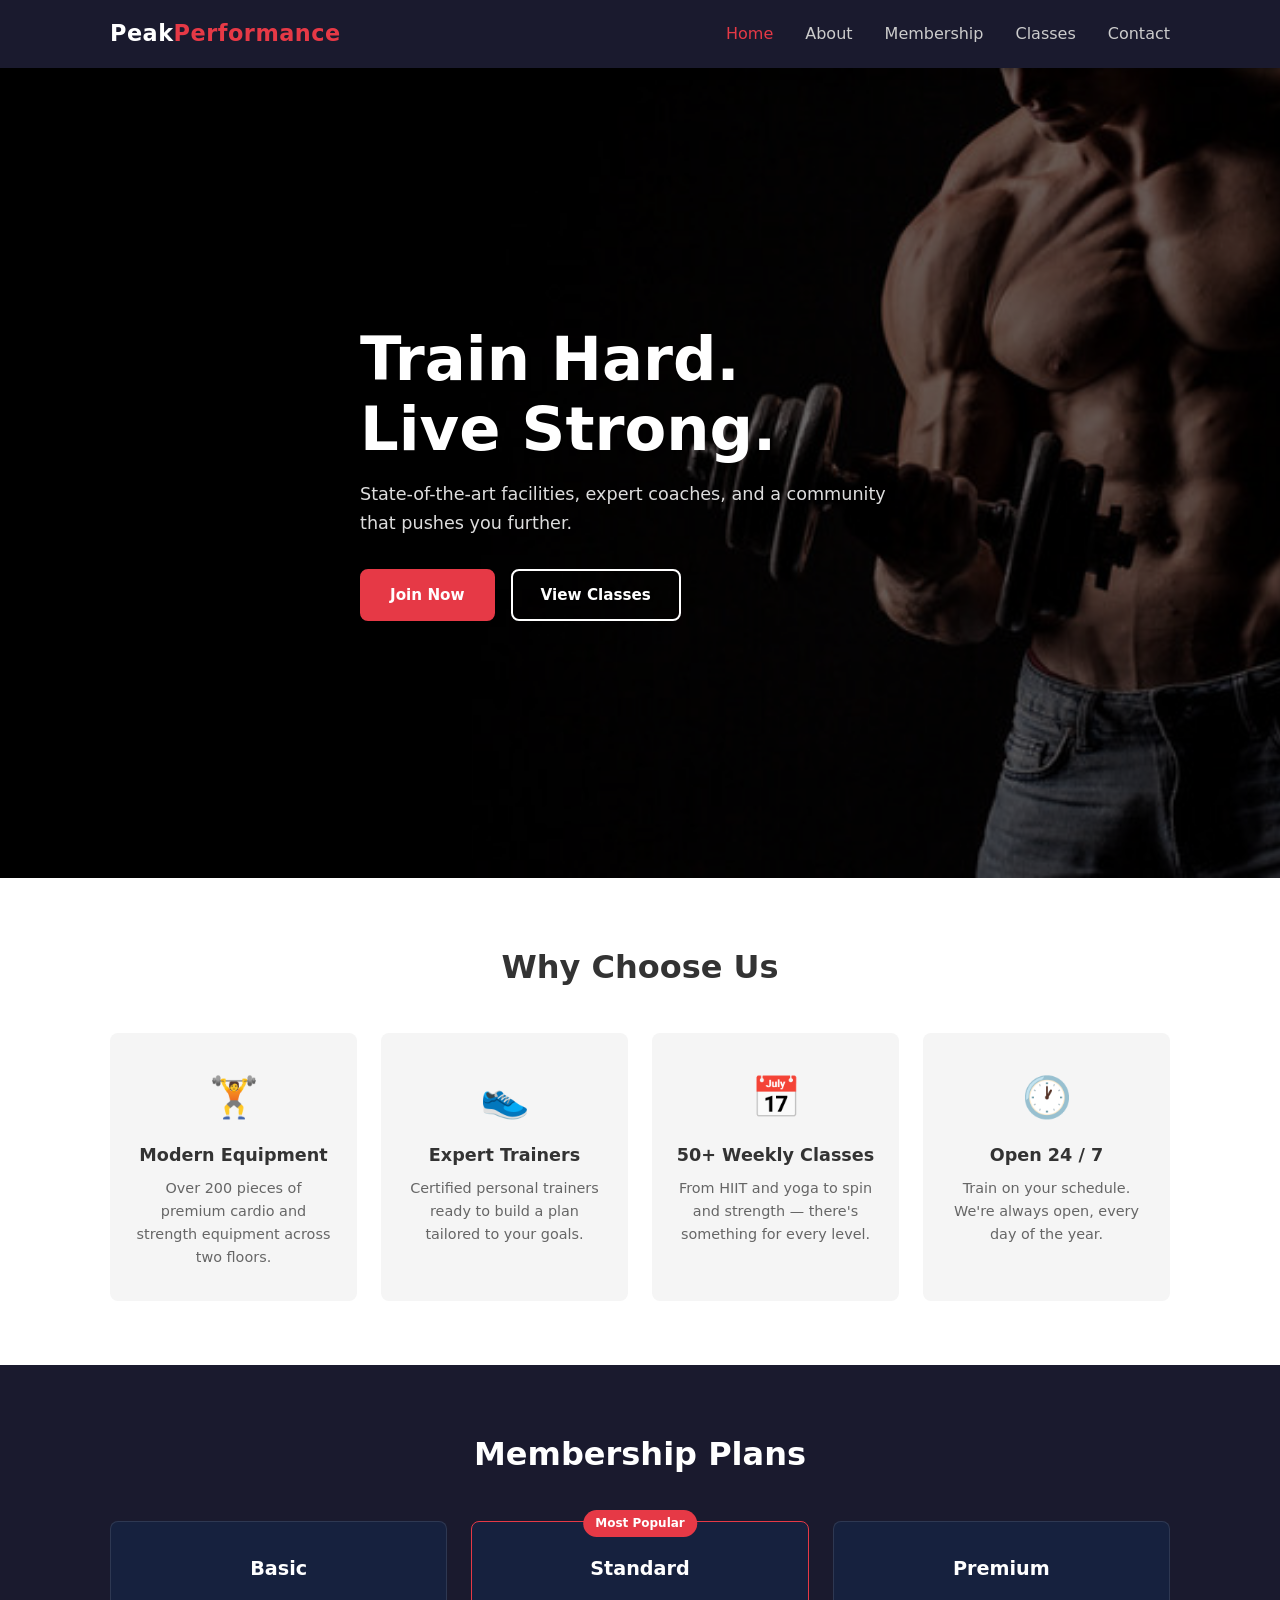
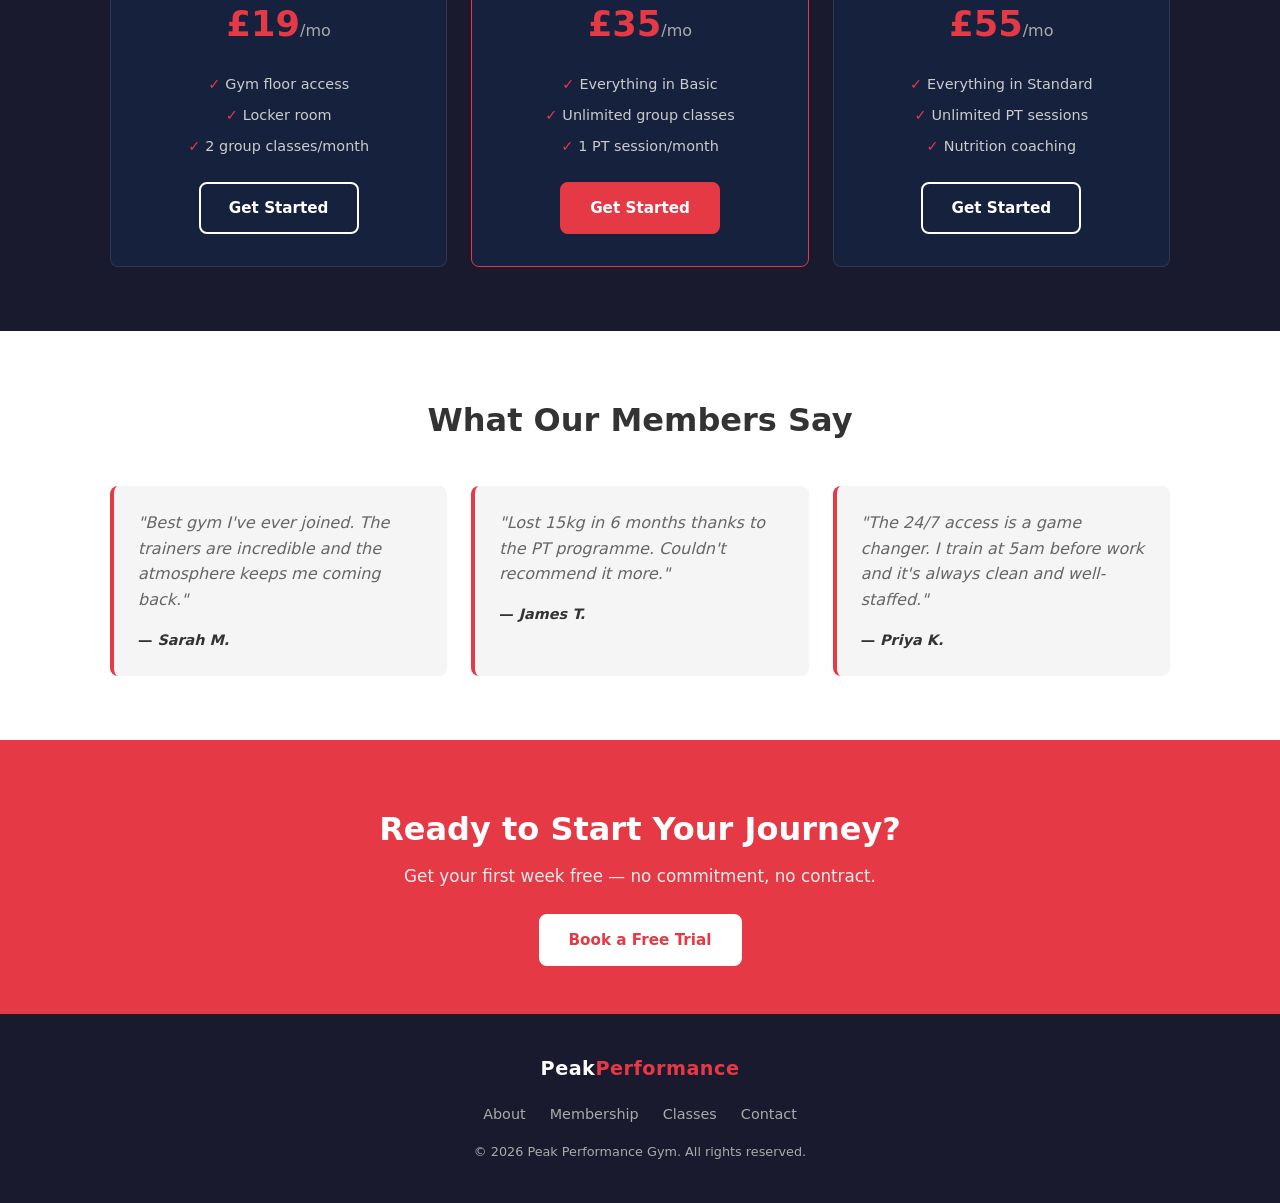
<file: index.html>
<!DOCTYPE html>
<html lang="en-GB">
<head>
  <meta charset="UTF-8" />
  <meta name="viewport" content="width=device-width, initial-scale=1.0" />
  <title>Peak Performance Gym</title>
  <link rel="stylesheet" href="css/style.css" />
  <link rel="icon" type="image/png" href="images/favicon.png" />
  <script src="js/jquery.min.js" defer></script>
  <script src="js/main.js" defer></script>
</head>
<body>

  <!-- ===== SKIP LINK ===== -->
  <a href="#main-content" class="skip-link">Skip to main content</a>

  <!-- ===== HEADER / NAV ===== -->
  <header class="site-header">
    <div class="container header-inner">
      <a href="index.html" class="logo" aria-label="Peak Performance Gym – Home">
        Peak<span>Performance</span>
      </a>
      <button class="nav-toggle" aria-controls="main-nav" aria-expanded="false" aria-label="Toggle navigation">
        <span></span><span></span><span></span>
      </button>
      <nav id="main-nav" aria-label="Main navigation">
        <ul role="list">
          <li><a href="index.html" class="active" aria-current="page">Home</a></li>
          <li><a href="about.html">About</a></li>
          <li><a href="membership.html">Membership</a></li>
          <li><a href="classes.html">Classes</a></li>
          <li><a href="contact.html">Contact</a></li>
        </ul>
      </nav>
    </div>
  </header>

  <main id="main-content" tabindex="-1">

    <!-- ===== HERO ===== -->
    <section class="hero" aria-labelledby="hero-heading" role="region">
      <div class="hero-overlay"></div>
      <div class="container hero-content">
        <h1 id="hero-heading">Train Hard.<br />Live Strong.</h1>
        <p>State-of-the-art facilities, expert coaches, and a community that pushes you further.</p>
        <div class="hero-cta">
          <a href="membership.html#join-form" class="btn btn-primary">Join Now</a>
          <a href="classes.html" class="btn btn-outline">View Classes</a>
        </div>
      </div>
    </section>

    <!-- ===== KEY FEATURES ===== -->
    <section class="features section-pad" aria-labelledby="features-heading" role="region">
      <div class="container">
        <h2 id="features-heading" class="section-title">Why Choose Us</h2>
        <div class="features-grid">
          <article class="feature-card">
            <div class="feature-icon" aria-hidden="true">🏋️</div>
            <h3>Modern Equipment</h3>
            <p>Over 200 pieces of premium cardio and strength equipment across two floors.</p>
          </article>
          <article class="feature-card">
            <div class="feature-icon" aria-hidden="true">👟</div>
            <h3>Expert Trainers</h3>
            <p>Certified personal trainers ready to build a plan tailored to your goals.</p>
          </article>
          <article class="feature-card">
            <div class="feature-icon" aria-hidden="true">📅</div>
            <h3>50+ Weekly Classes</h3>
            <p>From HIIT and yoga to spin and strength — there's something for every level.</p>
          </article>
          <article class="feature-card">
            <div class="feature-icon" aria-hidden="true">🕐</div>
            <h3>Open 24 / 7</h3>
            <p>Train on your schedule. We're always open, every day of the year.</p>
          </article>
        </div>
      </div>
    </section>

    <!-- ===== MEMBERSHIP SNAPSHOT ===== -->
    <section class="membership-preview section-pad bg-dark" aria-labelledby="membership-heading" role="region">
      <div class="container">
        <h2 id="membership-heading" class="section-title">Membership Plans</h2>
        <div class="plans-grid">
          <article class="plan-card">
            <h3>Basic</h3>
            <p class="price">£19<span>/mo</span></p>
            <ul role="list">
              <li>Gym floor access</li>
              <li>Locker room</li>
              <li>2 group classes/month</li>
            </ul>
            <a href="membership.html#join-form" class="btn btn-outline select-plan" data-plan="basic">Get Started</a>
          </article>
          <article class="plan-card featured">
            <span class="badge">Most Popular</span>
            <h3>Standard</h3>
            <p class="price">£35<span>/mo</span></p>
            <ul role="list">
              <li>Everything in Basic</li>
              <li>Unlimited group classes</li>
              <li>1 PT session/month</li>
            </ul>
            <a href="membership.html#join-form" class="btn btn-primary select-plan" data-plan="standard">Get Started</a>
          </article>
          <article class="plan-card">
            <h3>Premium</h3>
            <p class="price">£55<span>/mo</span></p>
            <ul role="list">
              <li>Everything in Standard</li>
              <li>Unlimited PT sessions</li>
              <li>Nutrition coaching</li>
            </ul>
            <a href="membership.html#join-form" class="btn btn-outline select-plan" data-plan="premium">Get Started</a>
          </article>
        </div>
      </div>
    </section>

    <!-- ===== TESTIMONIALS ===== -->
    <section class="testimonials section-pad" aria-labelledby="testimonials-heading" role="region">
      <div class="container">
        <h2 id="testimonials-heading" class="section-title">What Our Members Say</h2>
        <div class="testimonials-grid" id="testimonials-grid" aria-live="polite" aria-atomic="true"></div>
      </div>
    </section>

    <!-- ===== CTA BANNER ===== -->
    <section class="cta-banner section-pad" aria-labelledby="cta-heading" role="region">
      <div class="container cta-inner">
        <h2 id="cta-heading">Ready to Start Your Journey?</h2>
        <p>Get your first week free — no commitment, no contract.</p>
        <a href="contact.html" class="btn btn-primary">Book a Free Trial</a>
      </div>
    </section>

  </main>

  <!-- ===== FOOTER ===== -->
  <footer class="site-footer" role="contentinfo">
    <div class="container footer-inner">
      <p class="logo">Peak<span>Performance</span></p>
      <nav aria-label="Footer navigation">
        <ul role="list">
          <li><a href="about.html">About</a></li>
          <li><a href="membership.html">Membership</a></li>
          <li><a href="classes.html">Classes</a></li>
          <li><a href="contact.html">Contact</a></li>
        </ul>
      </nav>
      <p class="footer-copy">&copy; <span id="year"></span> Peak Performance Gym. All rights reserved.</p>
    </div>
  </footer>

</body>
</html>
</file>
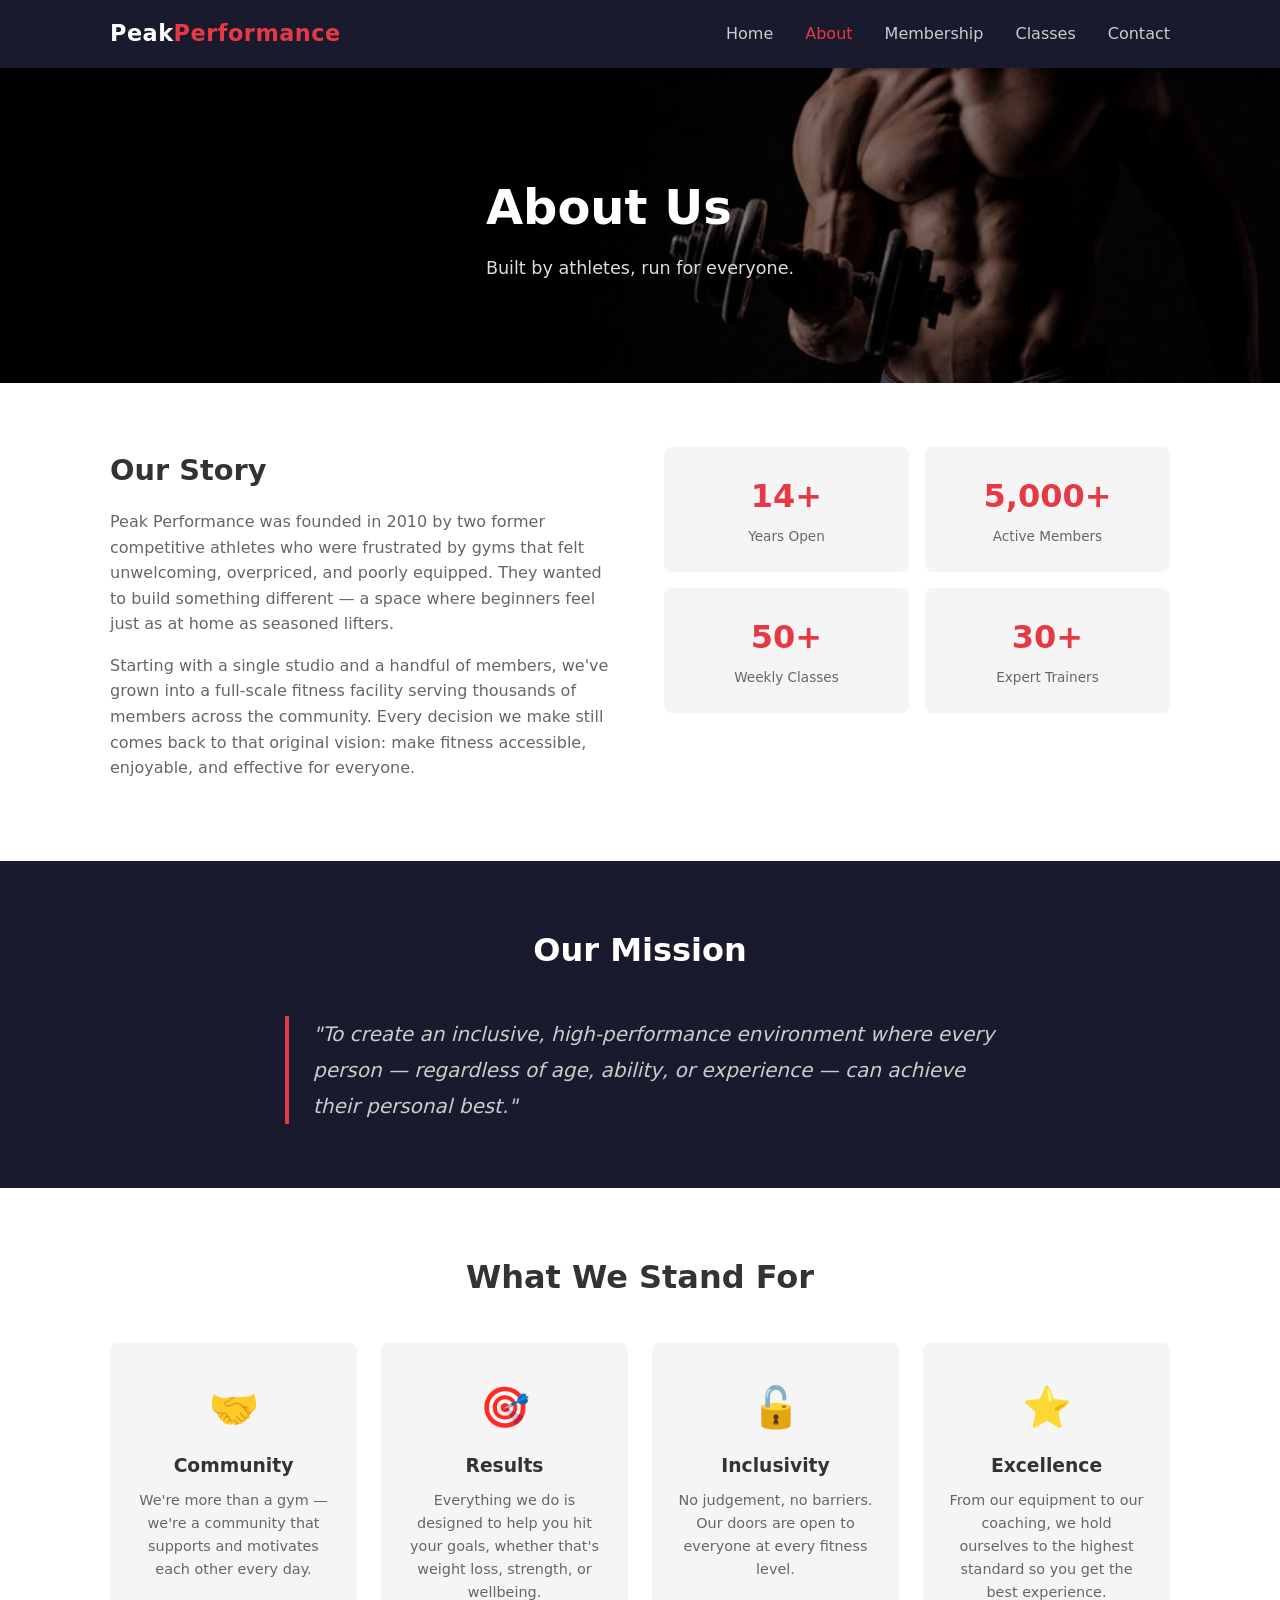
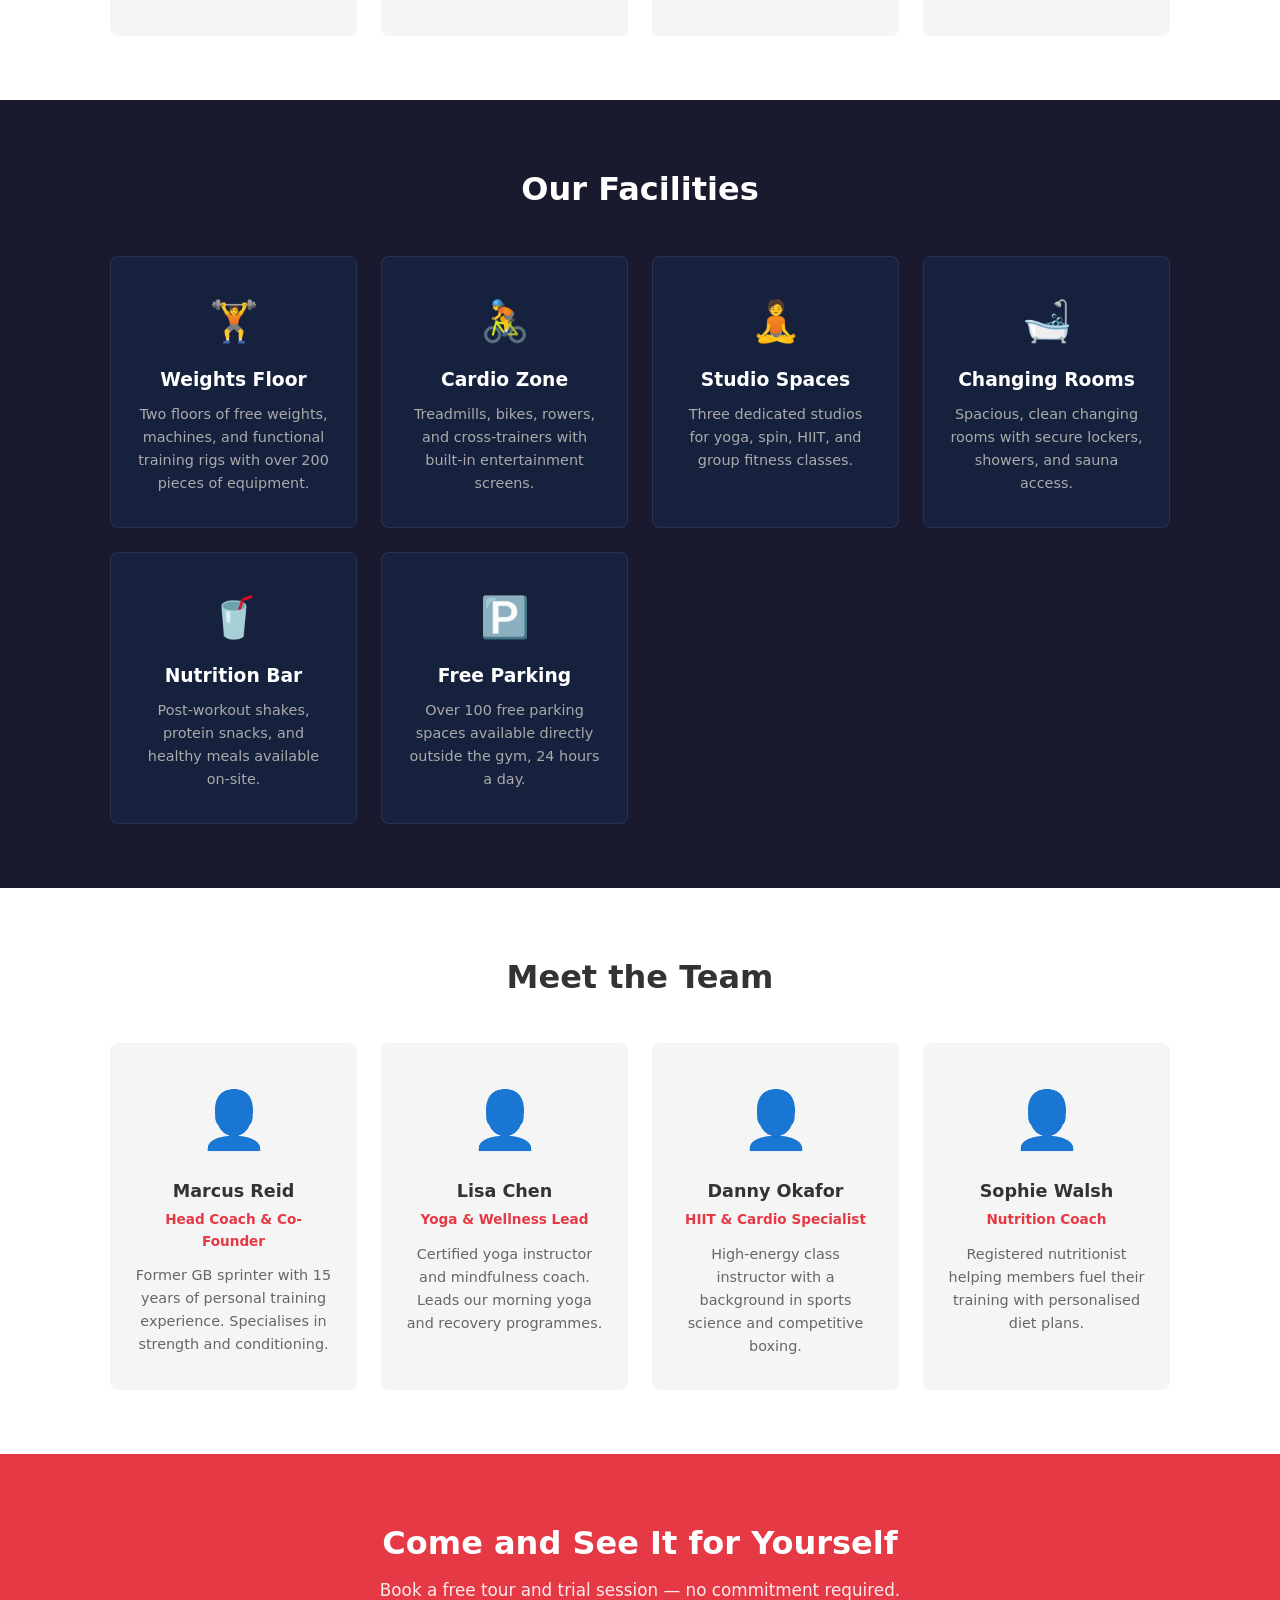
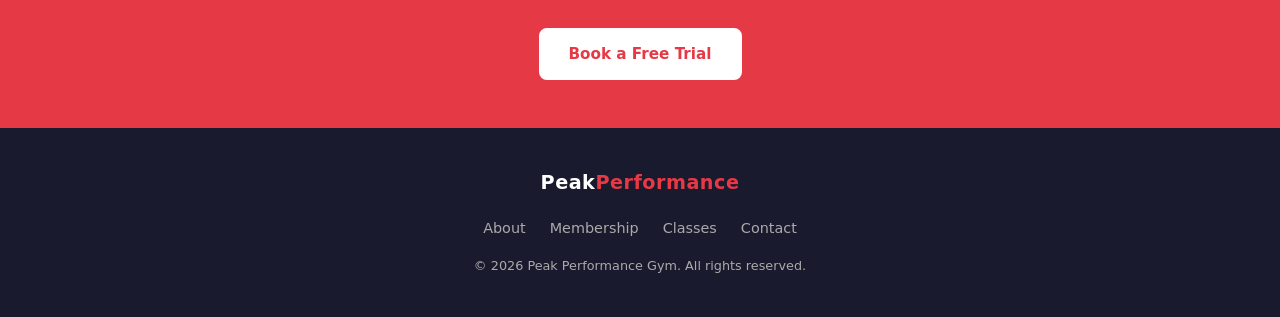
<file: about.html>
<!DOCTYPE html>
<html lang="en-GB">
<head>
  <meta charset="UTF-8" />
  <meta name="viewport" content="width=device-width, initial-scale=1.0" />
  <title>About Us – Peak Performance Gym</title>
  <link rel="stylesheet" href="css/style.css" />
  <link rel="icon" type="image/png" href="images/favicon.png" />
  <script src="js/jquery.min.js" defer></script>
  <script src="js/main.js" defer></script>
</head>
<body>

  <!-- ===== SKIP LINK ===== -->
  <a href="#main-content" class="skip-link">Skip to main content</a>

  <!-- ===== HEADER / NAV ===== -->
  <header class="site-header">
    <div class="container header-inner">
      <a href="index.html" class="logo" aria-label="Peak Performance Gym – Home">
        Peak<span>Performance</span>
      </a>
      <button class="nav-toggle" aria-controls="main-nav" aria-expanded="false" aria-label="Toggle navigation">
        <span></span><span></span><span></span>
      </button>
      <nav id="main-nav" aria-label="Main navigation">
        <ul role="list">
          <li><a href="index.html">Home</a></li>
          <li><a href="about.html" class="active" aria-current="page">About</a></li>
          <li><a href="membership.html">Membership</a></li>
          <li><a href="classes.html">Classes</a></li>
          <li><a href="contact.html">Contact</a></li>
        </ul>
      </nav>
    </div>
  </header>

  <main id="main-content" tabindex="-1">

    <!-- ===== PAGE HERO ===== -->
    <section class="page-hero hero" aria-labelledby="page-hero-heading" role="region">
      <div class="page-hero-overlay"></div>
      <div class="container page-hero-content">
        <h1 id="page-hero-heading">About Us</h1>
        <p>Built by athletes, run for everyone.</p>
      </div>
    </section>

    <!-- ===== OUR STORY ===== -->
    <section class="story section-pad" aria-labelledby="story-heading" role="region">
      <div class="container story-inner">
        <div class="story-text">
          <h2 id="story-heading">Our Story</h2>
          <p>Peak Performance was founded in 2010 by two former competitive athletes who were frustrated by gyms that felt unwelcoming, overpriced, and poorly equipped. They wanted to build something different — a space where beginners feel just as at home as seasoned lifters.</p>
          <p>Starting with a single studio and a handful of members, we've grown into a full-scale fitness facility serving thousands of members across the community. Every decision we make still comes back to that original vision: make fitness accessible, enjoyable, and effective for everyone.</p>
        </div>
        <div class="story-stat-grid" aria-label="Key statistics">
          <div class="stat-card">
            <span class="stat-number">14+</span>
            <span class="stat-label">Years Open</span>
          </div>
          <div class="stat-card">
            <span class="stat-number">5,000+</span>
            <span class="stat-label">Active Members</span>
          </div>
          <div class="stat-card">
            <span class="stat-number">50+</span>
            <span class="stat-label">Weekly Classes</span>
          </div>
          <div class="stat-card">
            <span class="stat-number">30+</span>
            <span class="stat-label">Expert Trainers</span>
          </div>
        </div>
      </div>
    </section>

    <!-- ===== MISSION ===== -->
    <section class="mission section-pad bg-dark" aria-labelledby="mission-heading" role="region">
      <div class="container mission-inner">
        <h2 id="mission-heading" class="section-title">Our Mission</h2>
        <p class="mission-statement">"To create an inclusive, high-performance environment where every person — regardless of age, ability, or experience — can achieve their personal best."</p>
      </div>
    </section>

    <!-- ===== VALUES ===== -->
    <section class="values section-pad" aria-labelledby="values-heading" role="region">
      <div class="container">
        <h2 id="values-heading" class="section-title">What We Stand For</h2>
        <div class="values-grid">
          <article class="value-card">
            <div class="feature-icon" aria-hidden="true">🤝</div>
            <h3>Community</h3>
            <p>We're more than a gym — we're a community that supports and motivates each other every day.</p>
          </article>
          <article class="value-card">
            <div class="feature-icon" aria-hidden="true">🎯</div>
            <h3>Results</h3>
            <p>Everything we do is designed to help you hit your goals, whether that's weight loss, strength, or wellbeing.</p>
          </article>
          <article class="value-card">
            <div class="feature-icon" aria-hidden="true">🔓</div>
            <h3>Inclusivity</h3>
            <p>No judgement, no barriers. Our doors are open to everyone at every fitness level.</p>
          </article>
          <article class="value-card">
            <div class="feature-icon" aria-hidden="true">⭐</div>
            <h3>Excellence</h3>
            <p>From our equipment to our coaching, we hold ourselves to the highest standard so you get the best experience.</p>
          </article>
        </div>
      </div>
    </section>

    <!-- ===== FACILITIES ===== -->
    <section class="facilities section-pad bg-dark" aria-labelledby="facilities-heading" role="region">
      <div class="container">
        <h2 id="facilities-heading" class="section-title">Our Facilities</h2>
        <div class="facilities-grid">
          <article class="facility-card">
            <div class="feature-icon" aria-hidden="true">🏋️</div>
            <h3>Weights Floor</h3>
            <p>Two floors of free weights, machines, and functional training rigs with over 200 pieces of equipment.</p>
          </article>
          <article class="facility-card">
            <div class="feature-icon" aria-hidden="true">🚴</div>
            <h3>Cardio Zone</h3>
            <p>Treadmills, bikes, rowers, and cross-trainers with built-in entertainment screens.</p>
          </article>
          <article class="facility-card">
            <div class="feature-icon" aria-hidden="true">🧘</div>
            <h3>Studio Spaces</h3>
            <p>Three dedicated studios for yoga, spin, HIIT, and group fitness classes.</p>
          </article>
          <article class="facility-card">
            <div class="feature-icon" aria-hidden="true">🛁</div>
            <h3>Changing Rooms</h3>
            <p>Spacious, clean changing rooms with secure lockers, showers, and sauna access.</p>
          </article>
          <article class="facility-card">
            <div class="feature-icon" aria-hidden="true">🥤</div>
            <h3>Nutrition Bar</h3>
            <p>Post-workout shakes, protein snacks, and healthy meals available on-site.</p>
          </article>
          <article class="facility-card">
            <div class="feature-icon" aria-hidden="true">🅿️</div>
            <h3>Free Parking</h3>
            <p>Over 100 free parking spaces available directly outside the gym, 24 hours a day.</p>
          </article>
        </div>
      </div>
    </section>

    <!-- ===== TEAM ===== -->
    <section class="team section-pad" aria-labelledby="team-heading" role="region">
      <div class="container">
        <h2 id="team-heading" class="section-title">Meet the Team</h2>
        <div class="team-grid">
          <article class="team-card">
            <div class="team-avatar" aria-hidden="true">👤</div>
            <h3>Marcus Reid</h3>
            <p class="team-role">Head Coach &amp; Co-Founder</p>
            <p>Former GB sprinter with 15 years of personal training experience. Specialises in strength and conditioning.</p>
          </article>
          <article class="team-card">
            <div class="team-avatar" aria-hidden="true">👤</div>
            <h3>Lisa Chen</h3>
            <p class="team-role">Yoga &amp; Wellness Lead</p>
            <p>Certified yoga instructor and mindfulness coach. Leads our morning yoga and recovery programmes.</p>
          </article>
          <article class="team-card">
            <div class="team-avatar" aria-hidden="true">👤</div>
            <h3>Danny Okafor</h3>
            <p class="team-role">HIIT &amp; Cardio Specialist</p>
            <p>High-energy class instructor with a background in sports science and competitive boxing.</p>
          </article>
          <article class="team-card">
            <div class="team-avatar" aria-hidden="true">👤</div>
            <h3>Sophie Walsh</h3>
            <p class="team-role">Nutrition Coach</p>
            <p>Registered nutritionist helping members fuel their training with personalised diet plans.</p>
          </article>
        </div>
      </div>
    </section>

    <!-- ===== CTA BANNER ===== -->
    <section class="cta-banner section-pad" aria-labelledby="cta-heading" role="region">
      <div class="container cta-inner">
        <h2 id="cta-heading">Come and See It for Yourself</h2>
        <p>Book a free tour and trial session — no commitment required.</p>
        <a href="contact.html" class="btn btn-primary">Book a Free Trial</a>
      </div>
    </section>

  </main>

  <!-- ===== FOOTER ===== -->
  <footer class="site-footer" role="contentinfo">
    <div class="container footer-inner">
      <p class="logo">Peak<span>Performance</span></p>
      <nav aria-label="Footer navigation">
        <ul role="list">
          <li><a href="about.html">About</a></li>
          <li><a href="membership.html">Membership</a></li>
          <li><a href="classes.html">Classes</a></li>
          <li><a href="contact.html">Contact</a></li>
        </ul>
      </nav>
      <p class="footer-copy">&copy; <span id="year"></span> Peak Performance Gym. All rights reserved.</p>
    </div>
  </footer>

</body>
</html>
</file>
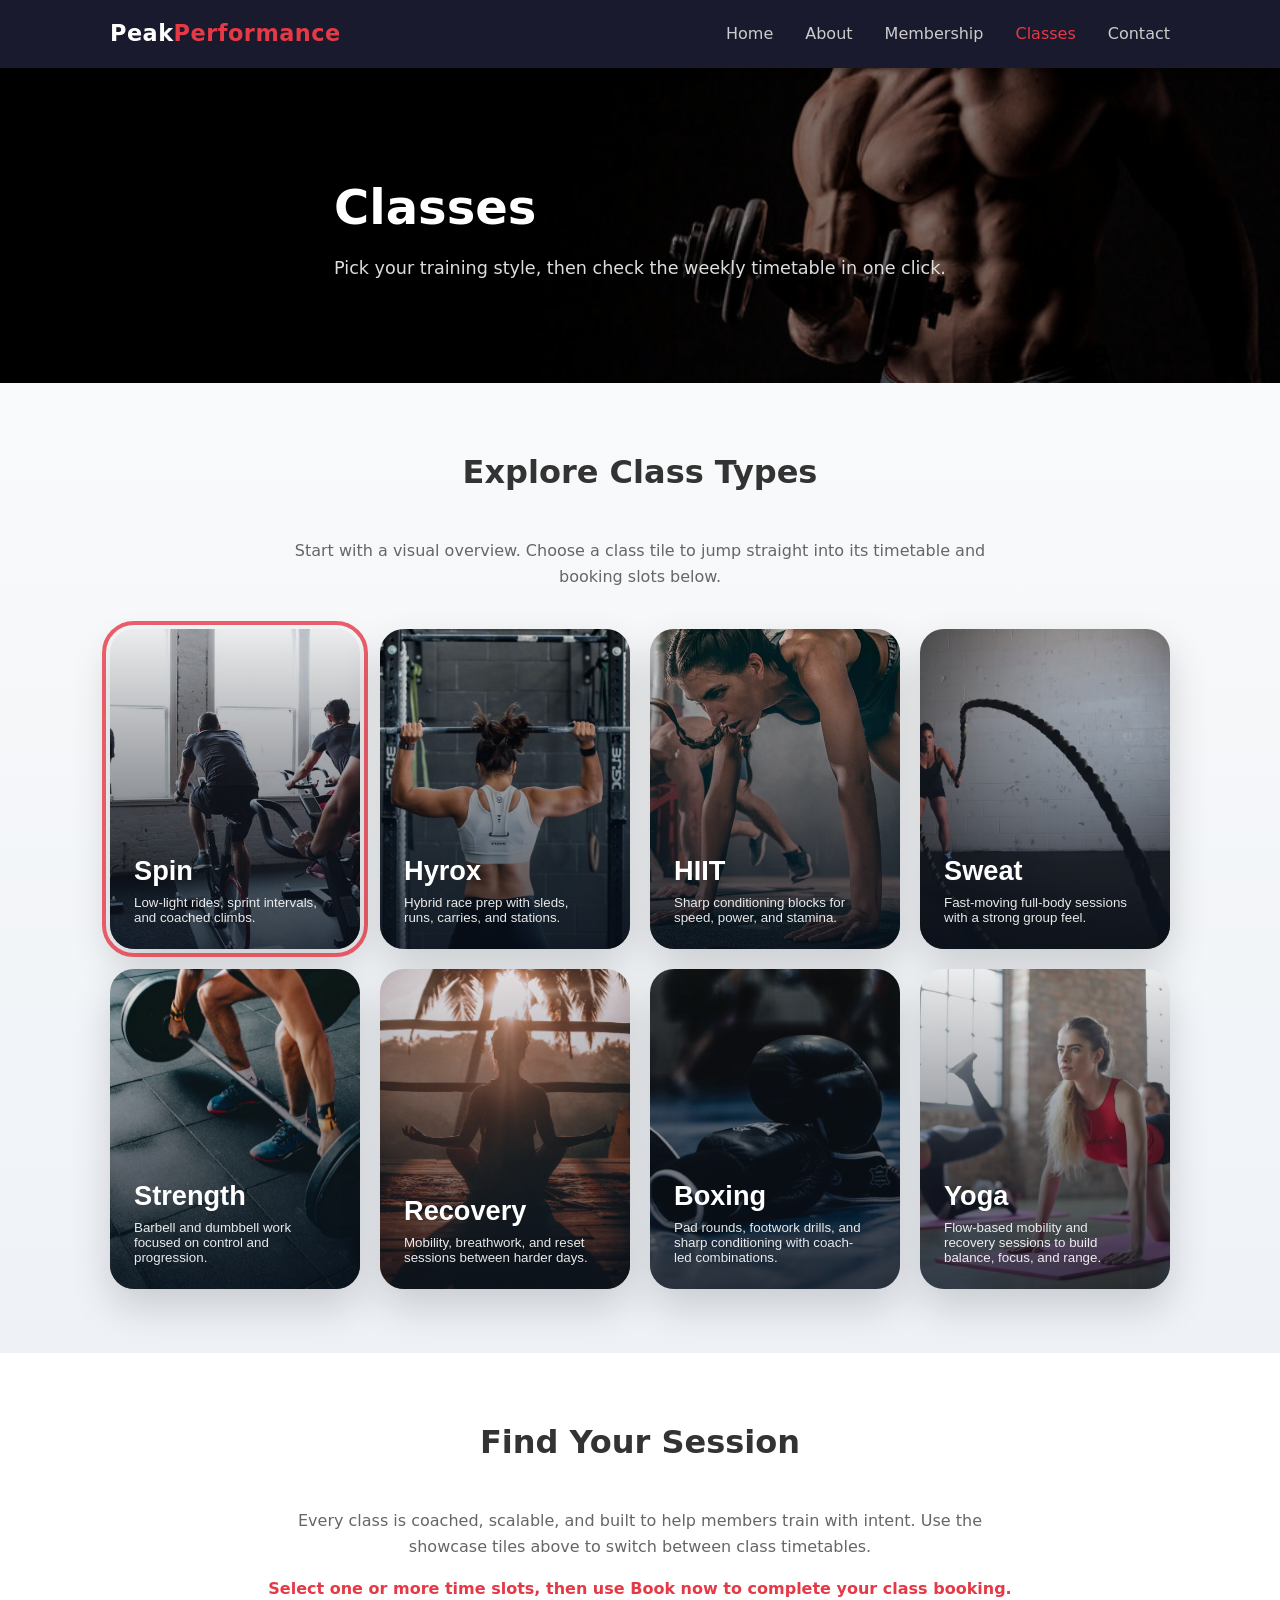
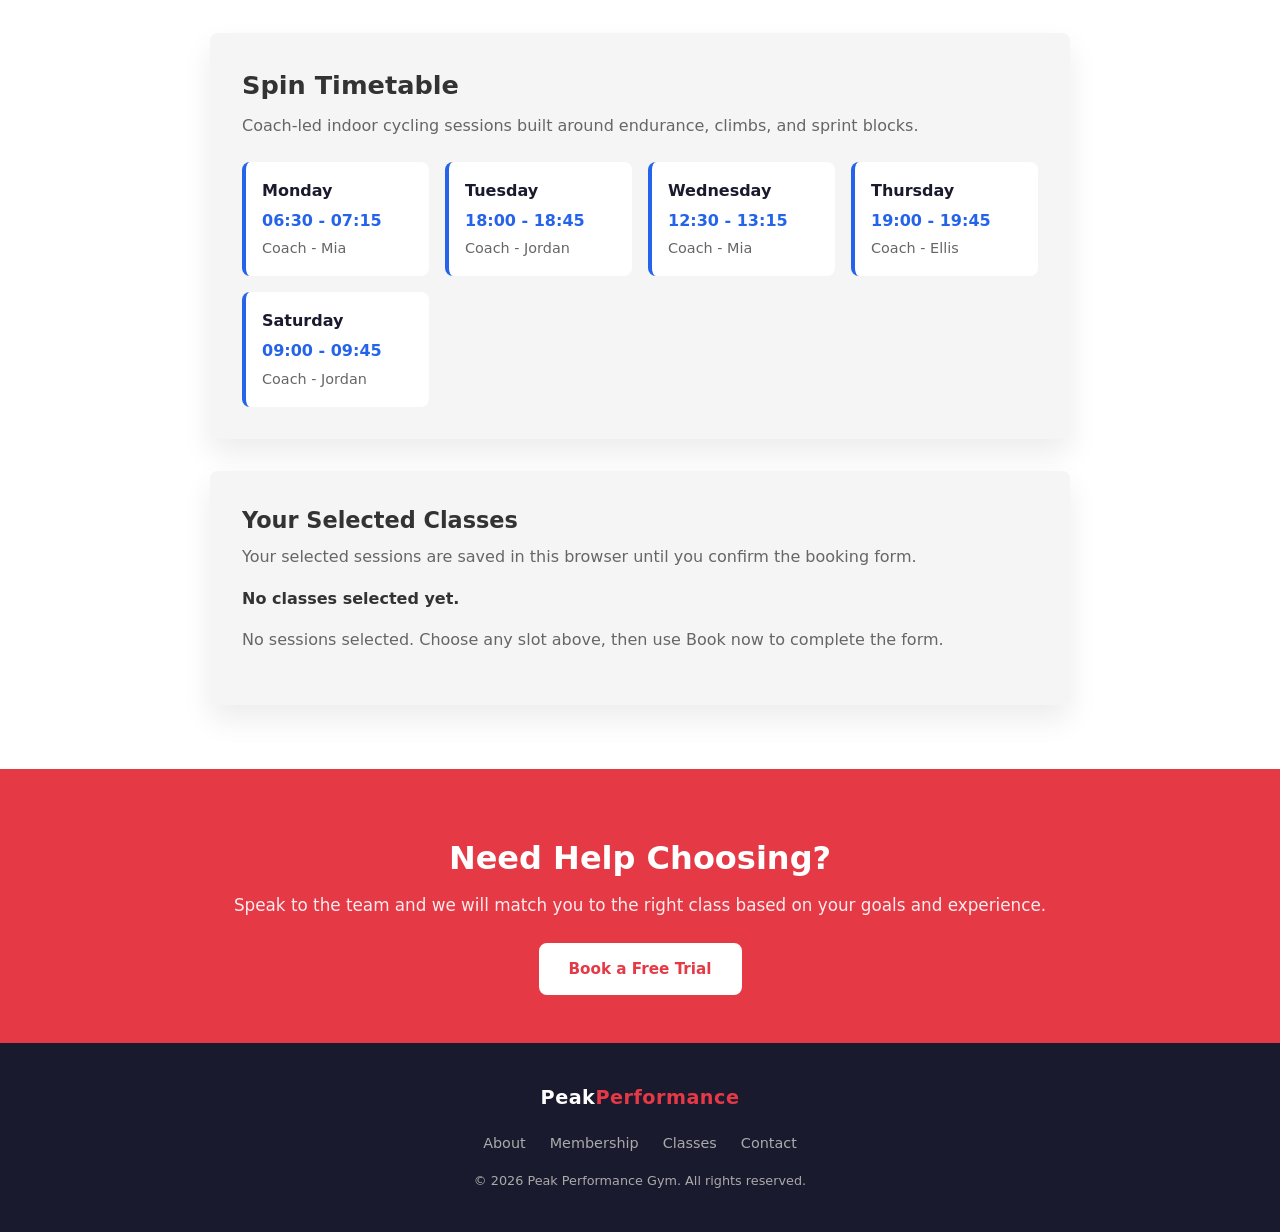
<file: classes.html>
<!DOCTYPE html>
<html lang="en-GB">
<head>
  <meta charset="UTF-8" />
  <meta name="viewport" content="width=device-width, initial-scale=1.0" />
  <title>Classes - Peak Performance Gym</title>
  <link rel="stylesheet" href="css/style.css" />
  <link rel="icon" type="image/png" href="images/favicon.png" />
  <script src="js/jquery.min.js" defer></script>
  <script src="js/main.js" defer></script>
</head>
<body>

  <a href="#main-content" class="skip-link">Skip to main content</a>

  <header class="site-header">
    <div class="container header-inner">
      <a href="index.html" class="logo" aria-label="Peak Performance Gym - Home">
        Peak<span>Performance</span>
      </a>
      <button class="nav-toggle" aria-controls="main-nav" aria-expanded="false" aria-label="Toggle navigation">
        <span></span><span></span><span></span>
      </button>
      <nav id="main-nav" aria-label="Main navigation">
        <ul role="list">
          <li><a href="index.html">Home</a></li>
          <li><a href="about.html">About</a></li>
          <li><a href="membership.html">Membership</a></li>
          <li><a href="classes.html" class="active" aria-current="page">Classes</a></li>
          <li><a href="contact.html">Contact</a></li>
        </ul>
      </nav>
    </div>
  </header>

  <main id="main-content" tabindex="-1">

    <section class="page-hero hero" aria-labelledby="page-hero-heading">
      <div class="page-hero-overlay"></div>
      <div class="container page-hero-content">
        <h1 id="page-hero-heading">Classes</h1>
        <p>Pick your training style, then check the weekly timetable in one click.</p>
      </div>
    </section>

    <section class="class-showcase section-pad" aria-labelledby="class-showcase-heading">
      <div class="container">
        <h2 id="class-showcase-heading" class="section-title">Explore Class Types</h2>
        <p class="classes-intro">Start with a visual overview. Choose a class tile to jump straight into its timetable and booking slots below.</p>

        <div class="class-showcase-grid" role="tablist" aria-label="Class types">
          <button class="class-showcase-card class-showcase-spin active" type="button" role="tab" data-class-target="spin" aria-controls="class-panel-spin" aria-selected="true">
            <span class="class-showcase-overlay"></span>
            <span class="class-showcase-content">
              <span class="class-showcase-name">Spin</span>
              <span class="class-showcase-copy">Low-light rides, sprint intervals, and coached climbs.</span>
            </span>
          </button>
          <button class="class-showcase-card class-showcase-hyrox" type="button" role="tab" data-class-target="hyrox" aria-controls="class-panel-hyrox" aria-selected="false">
            <span class="class-showcase-overlay"></span>
            <span class="class-showcase-content">
              <span class="class-showcase-name">Hyrox</span>
              <span class="class-showcase-copy">Hybrid race prep with sleds, runs, carries, and stations.</span>
            </span>
          </button>
          <button class="class-showcase-card class-showcase-hiit" type="button" role="tab" data-class-target="hiit" aria-controls="class-panel-hiit" aria-selected="false">
            <span class="class-showcase-overlay"></span>
            <span class="class-showcase-content">
              <span class="class-showcase-name">HIIT</span>
              <span class="class-showcase-copy">Sharp conditioning blocks for speed, power, and stamina.</span>
            </span>
          </button>
          <button class="class-showcase-card class-showcase-sweat" type="button" role="tab" data-class-target="sweat" aria-controls="class-panel-sweat" aria-selected="false">
            <span class="class-showcase-overlay"></span>
            <span class="class-showcase-content">
              <span class="class-showcase-name">Sweat</span>
              <span class="class-showcase-copy">Fast-moving full-body sessions with a strong group feel.</span>
            </span>
          </button>
          <button class="class-showcase-card class-showcase-strength" type="button" role="tab" data-class-target="strength" aria-controls="class-panel-strength" aria-selected="false">
            <span class="class-showcase-overlay"></span>
            <span class="class-showcase-content">
              <span class="class-showcase-name">Strength</span>
              <span class="class-showcase-copy">Barbell and dumbbell work focused on control and progression.</span>
            </span>
          </button>
          <button class="class-showcase-card class-showcase-recovery" type="button" role="tab" data-class-target="recovery" aria-controls="class-panel-recovery" aria-selected="false">
            <span class="class-showcase-overlay"></span>
            <span class="class-showcase-content">
              <span class="class-showcase-name">Recovery</span>
              <span class="class-showcase-copy">Mobility, breathwork, and reset sessions between harder days.</span>
            </span>
          </button>
          <button class="class-showcase-card class-showcase-boxing" type="button" role="tab" data-class-target="boxing" aria-controls="class-panel-boxing" aria-selected="false">
            <span class="class-showcase-overlay"></span>
            <span class="class-showcase-content">
              <span class="class-showcase-name">Boxing</span>
              <span class="class-showcase-copy">Pad rounds, footwork drills, and sharp conditioning with coach-led combinations.</span>
            </span>
          </button>
          <button class="class-showcase-card class-showcase-yoga" type="button" role="tab" data-class-target="yoga" aria-controls="class-panel-yoga" aria-selected="false">
            <span class="class-showcase-overlay"></span>
            <span class="class-showcase-content">
              <span class="class-showcase-name">Yoga</span>
              <span class="class-showcase-copy">Flow-based mobility and recovery sessions to build balance, focus, and range.</span>
            </span>
          </button>
        </div>
      </div>
    </section>

    <section class="classes-overview section-pad" aria-labelledby="classes-overview-heading">
      <div class="container">
        <h2 id="classes-overview-heading" class="section-title">Find Your Session</h2>
        <p class="classes-intro">Every class is coached, scalable, and built to help members train with intent. Use the showcase tiles above to switch between class timetables.</p>
        <p class="classes-note">Select one or more time slots, then use Book now to complete your class booking.</p>

        <div class="classes-layout">
          <div class="class-schedule-panels">
            <article class="class-schedule-panel active" id="class-panel-spin" role="tabpanel" aria-labelledby="class-panel-spin-heading">
              <div class="class-panel-header">
                <h3 id="class-panel-spin-heading">Spin Timetable</h3>
                <p>Coach-led indoor cycling sessions built around endurance, climbs, and sprint blocks.</p>
              </div>
              <div class="schedule-grid" aria-label="Spin weekly schedule">
                <article class="schedule-card"><span class="schedule-day">Monday</span><span class="schedule-time">06:30 - 07:15</span><span class="schedule-coach">Coach - Mia</span></article>
                <article class="schedule-card"><span class="schedule-day">Tuesday</span><span class="schedule-time">18:00 - 18:45</span><span class="schedule-coach">Coach - Jordan</span></article>
                <article class="schedule-card"><span class="schedule-day">Wednesday</span><span class="schedule-time">12:30 - 13:15</span><span class="schedule-coach">Coach - Mia</span></article>
                <article class="schedule-card"><span class="schedule-day">Thursday</span><span class="schedule-time">19:00 - 19:45</span><span class="schedule-coach">Coach - Ellis</span></article>
                <article class="schedule-card"><span class="schedule-day">Saturday</span><span class="schedule-time">09:00 - 09:45</span><span class="schedule-coach">Coach - Jordan</span></article>
              </div>
            </article>

            <article class="class-schedule-panel" id="class-panel-hyrox" role="tabpanel" aria-labelledby="class-panel-hyrox-heading" hidden>
              <div class="class-panel-header">
                <h3 id="class-panel-hyrox-heading">Hyrox Timetable</h3>
                <p>Structured race simulation sessions combining running, sled work, carries, and station practice.</p>
              </div>
              <div class="schedule-grid" aria-label="Hyrox weekly schedule">
                <article class="schedule-card"><span class="schedule-day">Monday</span><span class="schedule-time">19:00 - 20:00</span><span class="schedule-coach">Coach - Marcus</span></article>
                <article class="schedule-card"><span class="schedule-day">Wednesday</span><span class="schedule-time">17:30 - 18:30</span><span class="schedule-coach">Coach - Danny</span></article>
                <article class="schedule-card"><span class="schedule-day">Friday</span><span class="schedule-time">18:00 - 19:00</span><span class="schedule-coach">Coach - Marcus</span></article>
                <article class="schedule-card"><span class="schedule-day">Saturday</span><span class="schedule-time">10:30 - 11:30</span><span class="schedule-coach">Coach - Danny</span></article>
              </div>
            </article>

            <article class="class-schedule-panel" id="class-panel-hiit" role="tabpanel" aria-labelledby="class-panel-hiit-heading" hidden>
              <div class="class-panel-header">
                <h3 id="class-panel-hiit-heading">HIIT Timetable</h3>
                <p>Fast-paced interval circuits aimed at improving conditioning, work capacity, and confidence.</p>
              </div>
              <div class="schedule-grid" aria-label="HIIT weekly schedule">
                <article class="schedule-card"><span class="schedule-day">Tuesday</span><span class="schedule-time">06:15 - 07:00</span><span class="schedule-coach">Coach - Sophie</span></article>
                <article class="schedule-card"><span class="schedule-day">Wednesday</span><span class="schedule-time">18:15 - 19:00</span><span class="schedule-coach">Coach - Danny</span></article>
                <article class="schedule-card"><span class="schedule-day">Thursday</span><span class="schedule-time">12:15 - 13:00</span><span class="schedule-coach">Coach - Sophie</span></article>
                <article class="schedule-card"><span class="schedule-day">Sunday</span><span class="schedule-time">09:30 - 10:15</span><span class="schedule-coach">Coach - Danny</span></article>
              </div>
            </article>

            <article class="class-schedule-panel" id="class-panel-sweat" role="tabpanel" aria-labelledby="class-panel-sweat-heading" hidden>
              <div class="class-panel-header">
                <h3 id="class-panel-sweat-heading">Sweat Timetable</h3>
                <p>Signature conditioning blocks that mix bodyweight, kettlebells, and team energy.</p>
              </div>
              <div class="schedule-grid" aria-label="Sweat weekly schedule">
                <article class="schedule-card"><span class="schedule-day">Monday</span><span class="schedule-time">17:30 - 18:15</span><span class="schedule-coach">Coach - Lisa</span></article>
                <article class="schedule-card"><span class="schedule-day">Thursday</span><span class="schedule-time">06:30 - 07:15</span><span class="schedule-coach">Coach - Ellis</span></article>
                <article class="schedule-card"><span class="schedule-day">Friday</span><span class="schedule-time">12:30 - 13:15</span><span class="schedule-coach">Coach - Lisa</span></article>
                <article class="schedule-card"><span class="schedule-day">Saturday</span><span class="schedule-time">08:00 - 08:45</span><span class="schedule-coach">Coach - Ellis</span></article>
              </div>
            </article>

            <article class="class-schedule-panel" id="class-panel-strength" role="tabpanel" aria-labelledby="class-panel-strength-heading" hidden>
              <div class="class-panel-header">
                <h3 id="class-panel-strength-heading">Strength Timetable</h3>
                <p>Barbell, dumbbell, and accessory sessions focused on lifting mechanics and progressive overload.</p>
              </div>
              <div class="schedule-grid" aria-label="Strength weekly schedule">
                <article class="schedule-card"><span class="schedule-day">Monday</span><span class="schedule-time">12:00 - 12:50</span><span class="schedule-coach">Coach - Marcus</span></article>
                <article class="schedule-card"><span class="schedule-day">Tuesday</span><span class="schedule-time">19:15 - 20:05</span><span class="schedule-coach">Coach - Marcus</span></article>
                <article class="schedule-card"><span class="schedule-day">Thursday</span><span class="schedule-time">17:45 - 18:35</span><span class="schedule-coach">Coach - Sophie</span></article>
                <article class="schedule-card"><span class="schedule-day">Sunday</span><span class="schedule-time">11:00 - 11:50</span><span class="schedule-coach">Coach - Sophie</span></article>
              </div>
            </article>

            <article class="class-schedule-panel" id="class-panel-recovery" role="tabpanel" aria-labelledby="class-panel-recovery-heading" hidden>
              <div class="class-panel-header">
                <h3 id="class-panel-recovery-heading">Recovery Timetable</h3>
                <p>Low-impact mobility flows, stretch sessions, and guided recovery work to keep training sustainable.</p>
              </div>
              <div class="schedule-grid" aria-label="Recovery weekly schedule">
                <article class="schedule-card"><span class="schedule-day">Wednesday</span><span class="schedule-time">07:30 - 08:15</span><span class="schedule-coach">Coach - Lisa</span></article>
                <article class="schedule-card"><span class="schedule-day">Friday</span><span class="schedule-time">17:00 - 17:45</span><span class="schedule-coach">Coach - Lisa</span></article>
                <article class="schedule-card"><span class="schedule-day">Saturday</span><span class="schedule-time">12:00 - 12:45</span><span class="schedule-coach">Coach - Sophie</span></article>
                <article class="schedule-card"><span class="schedule-day">Sunday</span><span class="schedule-time">08:30 - 09:15</span><span class="schedule-coach">Coach - Lisa</span></article>
              </div>
            </article>

            <article class="class-schedule-panel" id="class-panel-boxing" role="tabpanel" aria-labelledby="class-panel-boxing-heading" hidden>
              <div class="class-panel-header">
                <h3 id="class-panel-boxing-heading">Boxing Timetable</h3>
                <p>Technique-led boxing sessions with bag work, pad rounds, footwork, and high-tempo conditioning.</p>
              </div>
              <div class="schedule-grid" aria-label="Boxing weekly schedule">
                <article class="schedule-card"><span class="schedule-day">Tuesday</span><span class="schedule-time">17:30 - 18:20</span><span class="schedule-coach">Coach - Jordan</span></article>
                <article class="schedule-card"><span class="schedule-day">Thursday</span><span class="schedule-time">19:15 - 20:05</span><span class="schedule-coach">Coach - Mia</span></article>
                <article class="schedule-card"><span class="schedule-day">Saturday</span><span class="schedule-time">11:00 - 11:50</span><span class="schedule-coach">Coach - Jordan</span></article>
                <article class="schedule-card"><span class="schedule-day">Sunday</span><span class="schedule-time">10:30 - 11:20</span><span class="schedule-coach">Coach - Mia</span></article>
              </div>
            </article>

            <article class="class-schedule-panel" id="class-panel-yoga" role="tabpanel" aria-labelledby="class-panel-yoga-heading" hidden>
              <div class="class-panel-header">
                <h3 id="class-panel-yoga-heading">Yoga Timetable</h3>
                <p>Breath-led flow sessions designed to improve mobility, posture, recovery, and body awareness.</p>
              </div>
              <div class="schedule-grid" aria-label="Yoga weekly schedule">
                <article class="schedule-card"><span class="schedule-day">Monday</span><span class="schedule-time">18:30 - 19:20</span><span class="schedule-coach">Coach - Sophie</span></article>
                <article class="schedule-card"><span class="schedule-day">Wednesday</span><span class="schedule-time">12:15 - 13:00</span><span class="schedule-coach">Coach - Lisa</span></article>
                <article class="schedule-card"><span class="schedule-day">Friday</span><span class="schedule-time">07:00 - 07:45</span><span class="schedule-coach">Coach - Sophie</span></article>
                <article class="schedule-card"><span class="schedule-day">Sunday</span><span class="schedule-time">17:00 - 17:45</span><span class="schedule-coach">Coach - Lisa</span></article>
              </div>
            </article>
          </div>
        </div>

        <section class="booking-summary" aria-labelledby="booking-summary-heading">
          <div class="booking-summary-header">
            <h3 id="booking-summary-heading">Your Selected Classes</h3>
            <p>Your selected sessions are saved in this browser until you confirm the booking form.</p>
          </div>
          <p class="booking-status" id="booking-status" role="status" aria-live="polite" aria-atomic="true">No classes selected yet.</p>
          <ul class="booking-list" id="booking-list" role="list"></ul>
          <div class="booking-actions">
            <button class="btn btn-primary" id="book-now-button" type="button" hidden aria-controls="booking-form-modal">Book now</button>
          </div>
        </section>

        <div class="booking-modal" id="booking-form-modal" hidden>
          <div class="booking-modal-backdrop" data-close-booking-modal="true"></div>
          <div class="booking-modal-dialog" role="dialog" aria-modal="true" aria-labelledby="booking-form-heading">
            <button class="booking-modal-close" type="button" aria-label="Close booking form" data-close-booking-modal="true">&times;</button>
            <div class="booking-modal-header">
              <h3 id="booking-form-heading">Complete your booking</h3>
              <p>Enter your details to confirm the classes you have selected.</p>
            </div>
            <div class="booking-selection-preview">
              <h4>Selected sessions</h4>
              <ul class="booking-form-class-list" id="booking-form-class-list" role="list"></ul>
            </div>
            <form class="booking-form" id="class-booking-form" novalidate>
              <p class="booking-form-note">Use membership number 123456789 to test a valid booking.</p>
              <div class="booking-form-grid">
                <div class="booking-form-group">
                  <label for="membership-number">Membership number <span aria-hidden="true">*</span><span class="sr-only">(required)</span></label>
                  <input type="text" id="membership-number" name="membership-number" inputmode="numeric" autocomplete="off" required aria-required="true" aria-describedby="membership-number-error" />
                  <span class="form-error" id="membership-number-error" role="alert" aria-live="polite"></span>
                </div>
                <div class="booking-form-group">
                  <label for="booking-name">Full name <span aria-hidden="true">*</span><span class="sr-only">(required)</span></label>
                  <input type="text" id="booking-name" name="booking-name" autocomplete="name" required aria-required="true" aria-describedby="booking-name-error" />
                  <span class="form-error" id="booking-name-error" role="alert" aria-live="polite"></span>
                </div>
                <div class="booking-form-group booking-form-group-full">
                  <label for="booking-address">Address <span aria-hidden="true">*</span><span class="sr-only">(required)</span></label>
                  <textarea id="booking-address" name="booking-address" rows="3" autocomplete="street-address" required aria-required="true" aria-describedby="booking-address-error"></textarea>
                  <span class="form-error" id="booking-address-error" role="alert" aria-live="polite"></span>
                </div>
                <div class="booking-form-group">
                  <label for="booking-email">Email <span aria-hidden="true">*</span><span class="sr-only">(required)</span></label>
                  <input type="email" id="booking-email" name="booking-email" autocomplete="email" required aria-required="true" aria-describedby="booking-email-error" />
                  <span class="form-error" id="booking-email-error" role="alert" aria-live="polite"></span>
                </div>
                <div class="booking-form-group">
                  <label for="booking-phone">Phone number <span aria-hidden="true">*</span><span class="sr-only">(required)</span></label>
                  <input type="tel" id="booking-phone" name="booking-phone" autocomplete="tel" required aria-required="true" aria-describedby="booking-phone-error" />
                  <span class="form-error" id="booking-phone-error" role="alert" aria-live="polite"></span>
                </div>
              </div>
              <p class="booking-form-status" id="class-booking-form-status" role="status" aria-live="polite" aria-atomic="true"></p>
              <button class="btn btn-primary" type="submit">Confirm booking</button>
            </form>
          </div>
        </div>
      </div>
    </section>

    <section class="cta-banner section-pad" aria-labelledby="cta-heading">
      <div class="container cta-inner">
        <h2 id="cta-heading">Need Help Choosing?</h2>
        <p>Speak to the team and we will match you to the right class based on your goals and experience.</p>
        <a href="contact.html" class="btn btn-primary">Book a Free Trial</a>
      </div>
    </section>

  </main>

  <footer class="site-footer">
    <div class="container footer-inner">
      <p class="logo">Peak<span>Performance</span></p>
      <nav aria-label="Footer navigation">
        <ul role="list">
          <li><a href="about.html">About</a></li>
          <li><a href="membership.html">Membership</a></li>
          <li><a href="classes.html">Classes</a></li>
          <li><a href="contact.html">Contact</a></li>
        </ul>
      </nav>
      <p class="footer-copy">&copy; <span id="year"></span> Peak Performance Gym. All rights reserved.</p>
    </div>
  </footer>

</body>
</html>
</file>
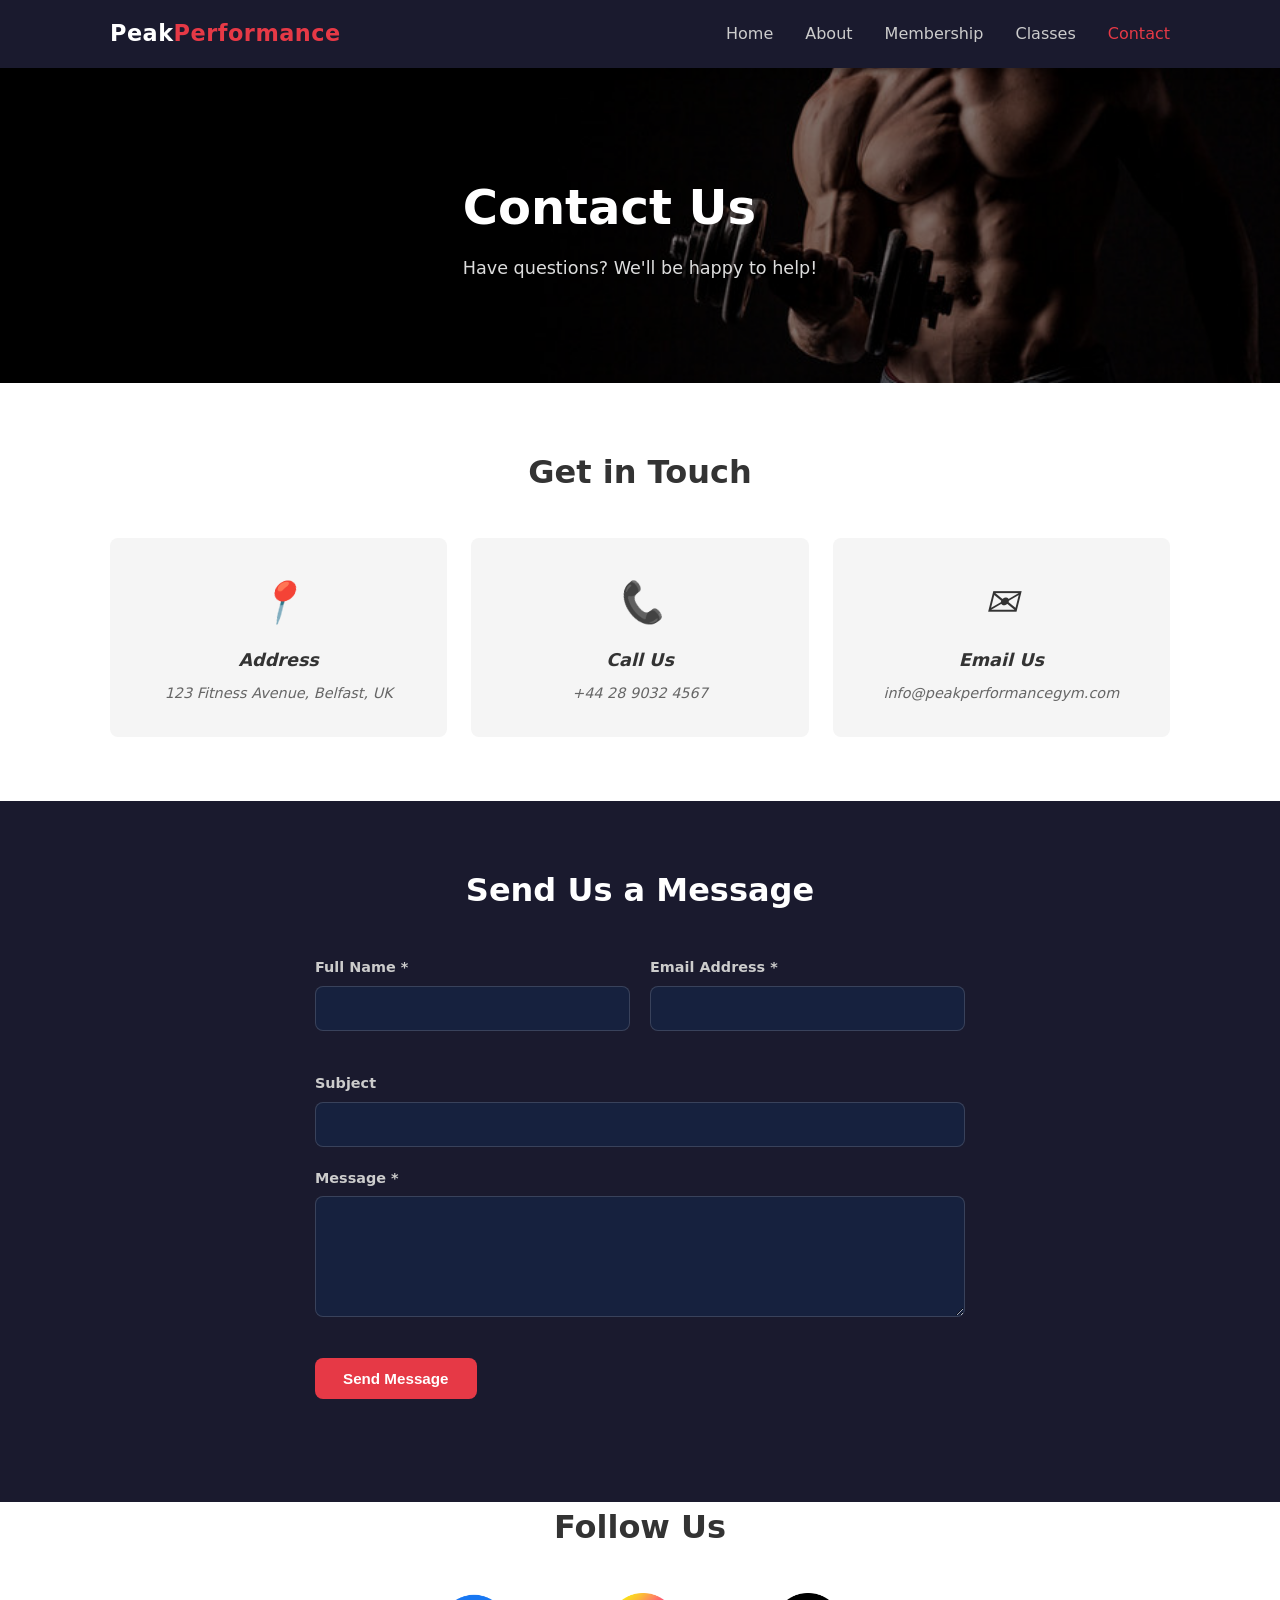
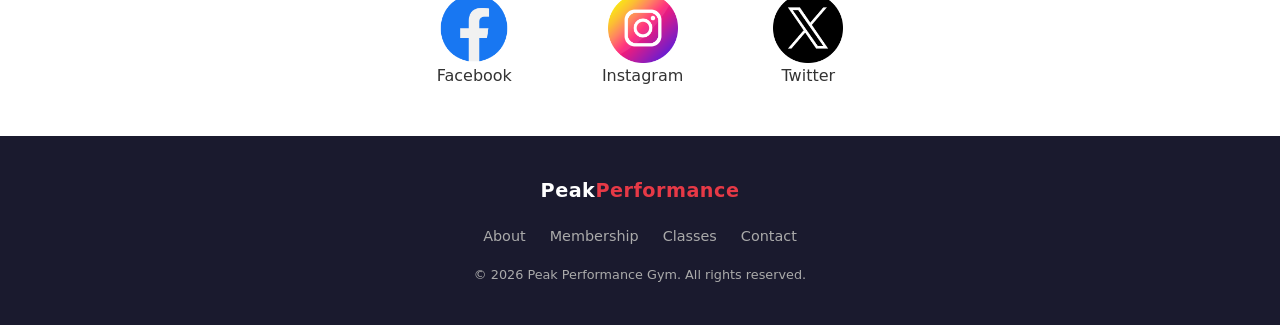
<file: contact.html>
<!DOCTYPE html>
<html lang="en-GB">
    <head>
        <meta charset="UTF-8" />
        <meta name="viewport" content="width=device-width, initial-scale=1.0" />
        <title>Contact Us – Peak Performance Gym</title>
        <link rel="stylesheet" href="css/style.css" />
        <link rel="icon" type="image/png" href="images/favicon.png" />
        <script src="js/jquery.min.js" defer></script>
        <script src="js/main.js" defer></script>
    </head>
    <body>

  <!-- ===== SKIP LINK ===== -->
  <a href="#main-content" class="skip-link">Skip to main content</a>

        <!-- ===== HEADER / NAV ===== -->
         <header class="site-header">
            <div class="container header-inner">
                <a href="index.html" class="logo" aria-label="Peak Performance Gym – Home">
                    Peak<span>Performance</span>
                </a>
                <button class="nav-toggle" aria-controls="main-nav" aria-expanded="false" aria-label="Toggle navigation">
                    <span></span><span></span><span></span>
                </button>
                <nav id="main-nav" aria-label="Main navigation">
                    <ul role="list">
                        <li><a href="index.html">Home</a></li>
                        <li><a href="about.html">About</a></li>
                        <li><a href="membership.html">Membership</a></li>
                        <li><a href="classes.html">Classes</a></li>
                        <li><a href="contact.html" class="active" aria-current="page">Contact</a></li>
                    </ul>
                </nav>
            </div>
        </header>

        <main id="main-content" tabindex="-1">

    <!-- ===== PAGE HERO ===== -->
    <section class="page-hero hero" aria-labelledby="page-hero-heading" role="region">
      <div class="page-hero-overlay"></div>
      <div class="container page-hero-content">
        <h1 id="page-hero-heading">Contact Us</h1>
        <p>Have questions? We'll be happy to help!</p>
      </div>
    </section>

    <!-- ===== CONTACT INFO ===== -->
    <section class="contact-info section-pad" aria-labelledby="contact-info-heading" role="region">
      <div class="container contact-info-inner">
        <h2 id="contact-info-heading" class="section-title">Get in Touch</h2>
        <div class="contact-grid">
          <address class="contact-card">
            <div class="contact-icon" aria-hidden="true">📍</div>
            <h3>Address</h3>
            <p>123 Fitness Avenue, Belfast, UK</p>
          </address>
          <address class="contact-card">
            <div class="contact-icon" aria-hidden="true">📞</div>
            <h3>Call Us</h3>
            <p><a href="tel:+442890324567">+44 28 9032 4567</a></p>
          </address>
          <address class="contact-card">
            <div class="contact-icon" aria-hidden="true">✉️</div>
            <h3>Email Us</h3>
            <p><a href="mailto:info@peakperformancegym.com">info@peakperformancegym.com</a></p>
          </address>
        </div>
      </div>
    </section>

    <!-- ===== CONTACT FORM ===== -->
    <section class="contact-form section-pad bg-dark" aria-labelledby="contact-form-heading" role="region">
      <div class="container">
        <h2 id="contact-form-heading" class="section-title">Send Us a Message</h2>
        <form id="contact-form" novalidate aria-label="Contact form">
          <div class="form-row">
            <div class="form-group">
              <label for="name">Full Name <span aria-hidden="true">*</span><span class="sr-only">(required)</span></label>
              <input type="text" id="name" name="name" autocomplete="name" required
                aria-required="true" aria-describedby="name-error" />
              <span class="form-error" id="name-error" role="alert" aria-live="polite"></span>
            </div>
            <div class="form-group">
              <label for="email">Email Address <span aria-hidden="true">*</span><span class="sr-only">(required)</span></label>
              <input type="email" id="email" name="email" autocomplete="email" required
                aria-required="true" aria-describedby="email-error" />
              <span class="form-error" id="email-error" role="alert" aria-live="polite"></span>
            </div>
          </div>
          <div class="form-group">
            <label for="subject">Subject</label>
            <input type="text" id="subject" name="subject" autocomplete="off" />
          </div>
          <div class="form-group">
            <label for="message">Message <span aria-hidden="true">*</span><span class="sr-only">(required)</span></label>
            <textarea id="message" name="message" rows="5" required
              aria-required="true" aria-describedby="message-error"></textarea>
            <span class="form-error" id="message-error" role="alert" aria-live="polite"></span>
          </div>
          <button type="submit" class="btn btn-primary" aria-label="Submit contact form">Send Message</button>
          <p class="form-status" id="form-status" role="status" aria-live="polite" aria-atomic="true"></p>
        </form>
      </div>
    </section>

    <section aria-labelledby="social-heading" role="region">
      <div class="container">
        <h2 id="social-heading" class="section-title">Follow Us</h2>
        <div class="social-icons">
          <a href="#" aria-label="Follow us on Facebook">
            <img src="images/facebook.png" alt="" aria-hidden="true" />
            <span>Facebook</span>
          </a>
          <a href="#" aria-label="Follow us on Instagram">
            <img src="images/instagram.png" alt="" aria-hidden="true" />
            <span>Instagram</span>
          </a>
          <a href="#" aria-label="Follow us on Twitter">
            <img src="images/twitter.png" alt="" aria-hidden="true" />
            <span>Twitter</span>
          </a>
        </div>
      </div>
    </section>

  </main>
  
  <!-- ===== FOOTER ===== -->
  <footer class="site-footer" role="contentinfo">
    <div class="container footer-inner">
      <p class="logo">Peak<span>Performance</span></p>
      <nav aria-label="Footer navigation">
        <ul role="list">
          <li><a href="about.html">About</a></li>
          <li><a href="membership.html">Membership</a></li>
          <li><a href="classes.html">Classes</a></li>
          <li><a href="contact.html">Contact</a></li>
        </ul>
      </nav>
      <p class="footer-copy">&copy; <span id="year"></span> Peak Performance Gym. All rights reserved.</p>
    </div>
  </footer>
</body>
</html>
</file>
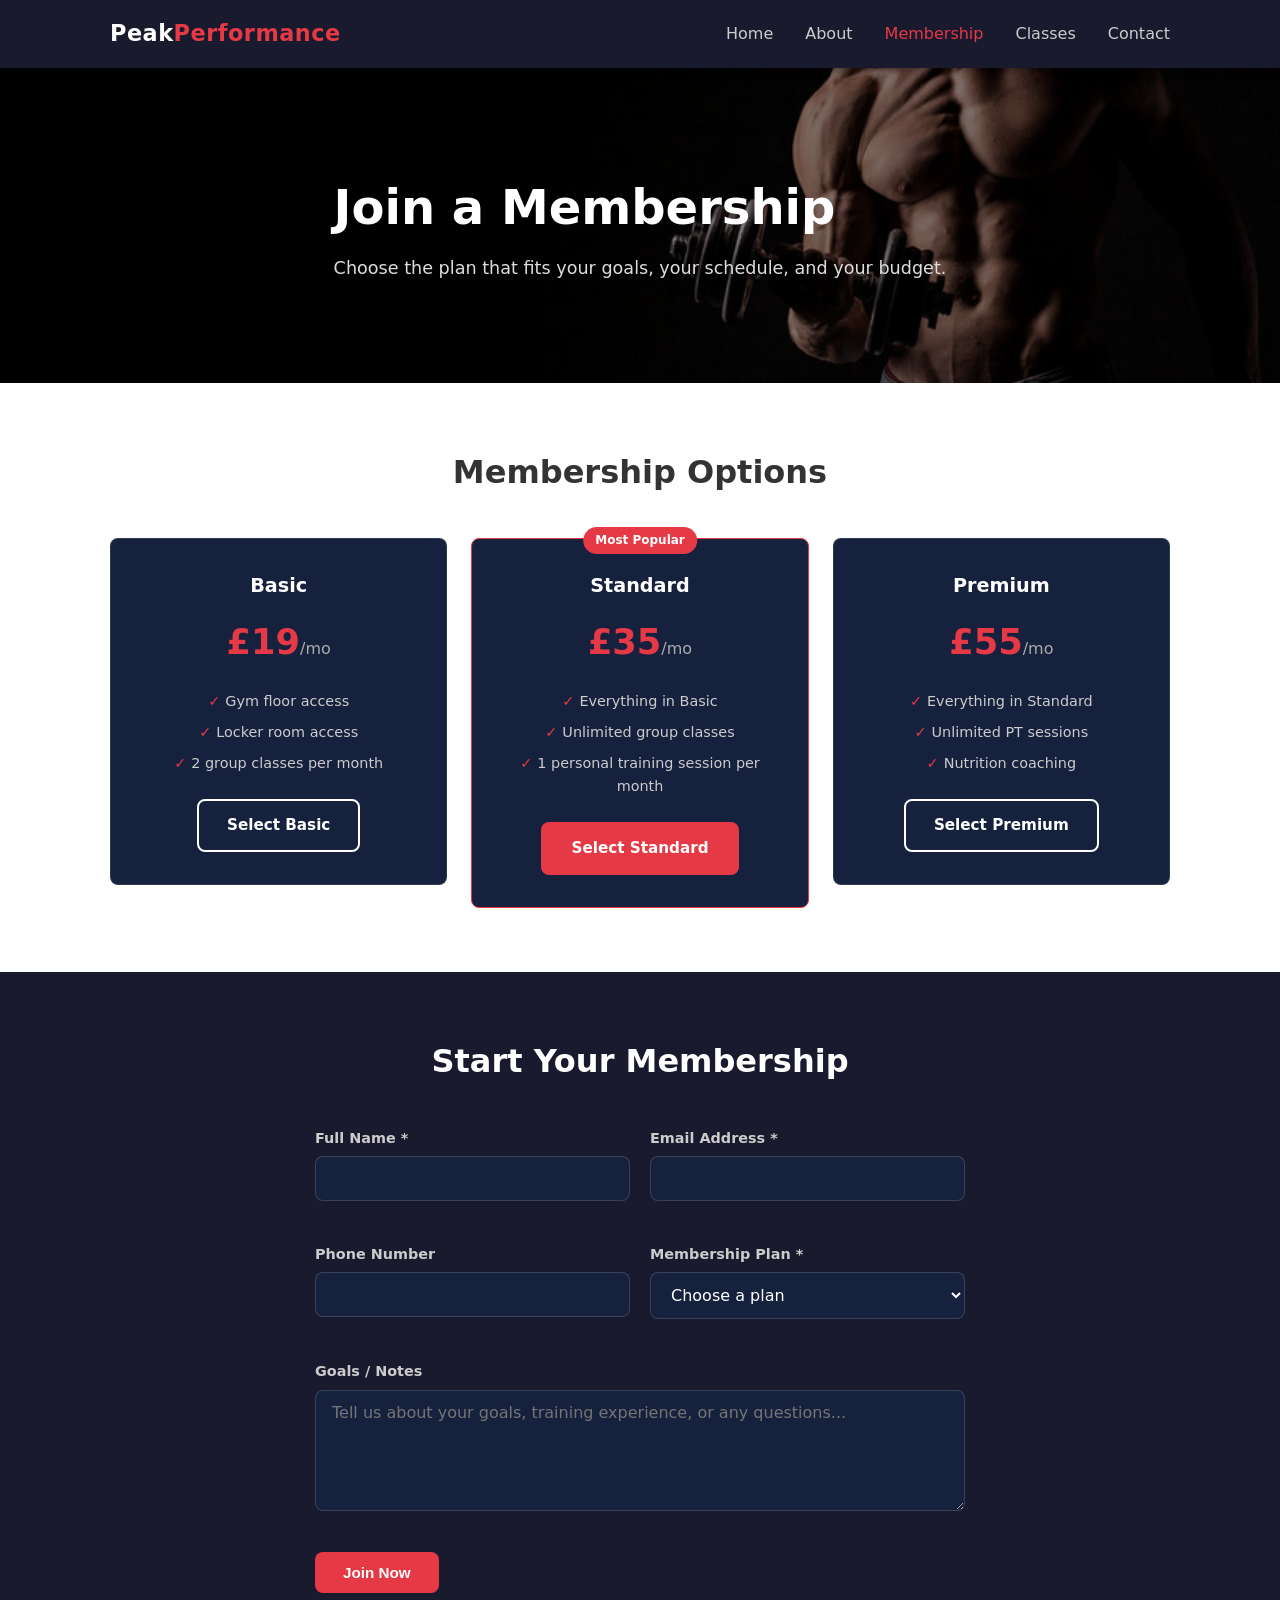
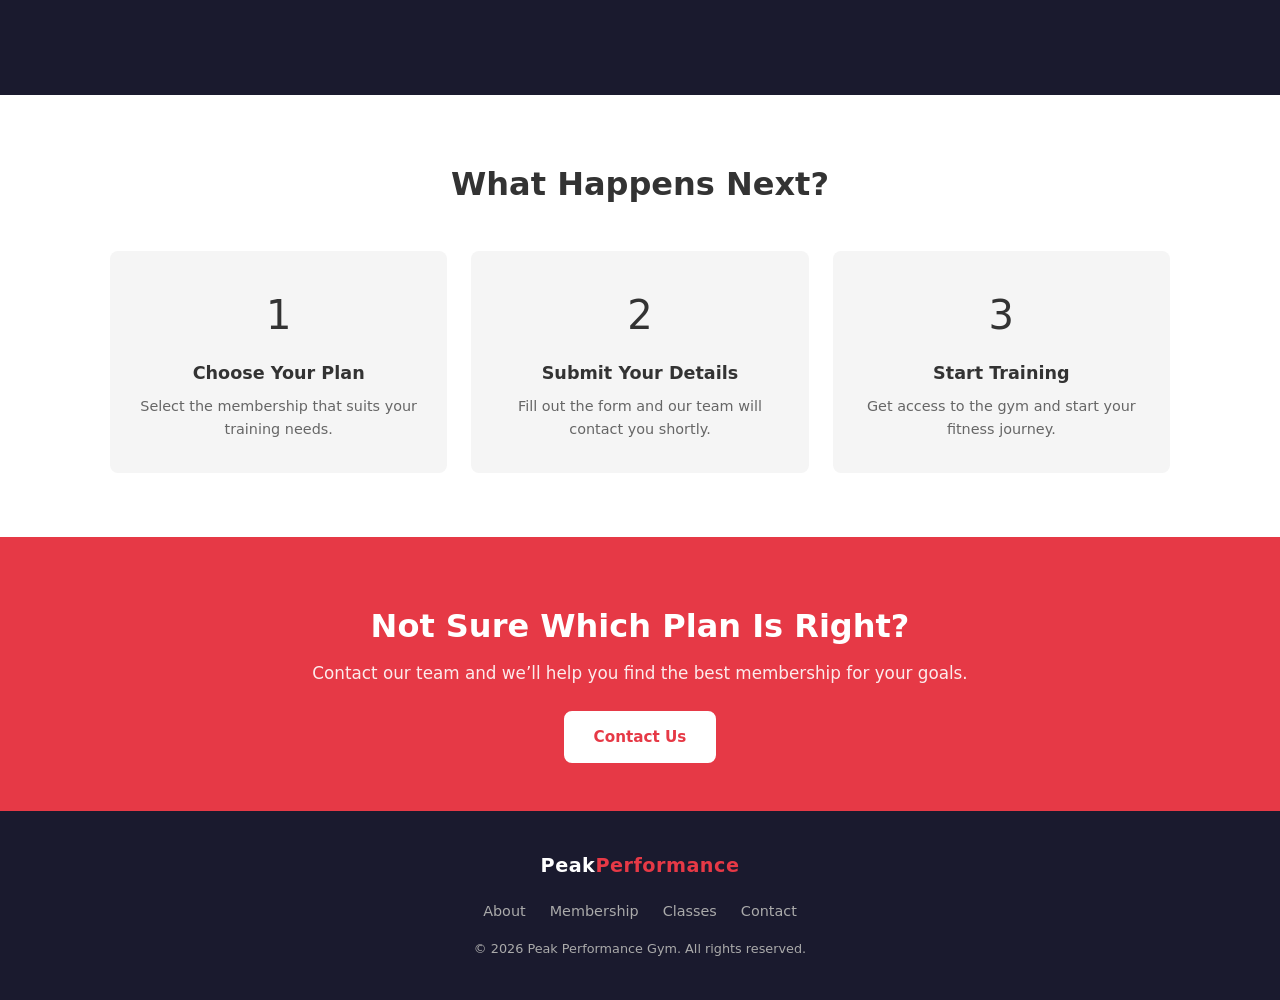
<file: membership.html>
<!DOCTYPE html>
<html lang="en-GB">
<head>
  <meta charset="UTF-8" />
  <meta name="viewport" content="width=device-width, initial-scale=1.0" />
  <title>Join Membership | Peak Performance Gym</title>
  <link rel="stylesheet" href="css/style.css" />
  <link rel="icon" type="image/png" href="images/favicon.png" />
  <script src="js/jquery.min.js" defer></script>
  <script src="js/main.js" defer></script>
</head>
<body>

  <!-- ===== SKIP LINK ===== -->
  <a href="#main-content" class="skip-link">Skip to main content</a>

  <!-- ===== HEADER / NAV ===== -->
  <header class="site-header">
    <div class="container header-inner">
      <a href="index.html" class="logo" aria-label="Peak Performance Gym – Home">
        Peak<span>Performance</span>
      </a>

      <button class="nav-toggle" aria-controls="main-nav" aria-expanded="false" aria-label="Toggle navigation">
        <span></span><span></span><span></span>
      </button>

      <nav id="main-nav" aria-label="Main navigation">
        <ul role="list">
          <li><a href="index.html">Home</a></li>
          <li><a href="about.html">About</a></li>
          <li><a href="membership.html" class="active" aria-current="page">Membership</a></li>
          <li><a href="classes.html">Classes</a></li>
          <li><a href="contact.html">Contact</a></li>
        </ul>
      </nav>
    </div>
  </header>

  <main id="main-content" tabindex="-1">

    <!-- ===== HERO ===== -->
    <section class="page-hero hero" aria-labelledby="page-heading">
      <div class="page-hero-overlay"></div>
      <div class="container page-hero-content">
        <h1 id="page-heading">Join a Membership</h1>
        <p>Choose the plan that fits your goals, your schedule, and your budget.</p>
      </div>
    </section>

    <!-- ===== MEMBERSHIP OPTIONS ===== -->
    <section class="section-pad" aria-labelledby="plans-heading">
      <div class="container">
        <h2 id="plans-heading" class="section-title">Membership Options</h2>

        <div class="plans-grid">
          <article class="plan-card">
            <h3>Basic</h3>
            <p class="price">£19<span>/mo</span></p>
            <ul role="list">
              <li>Gym floor access</li>
              <li>Locker room access</li>
              <li>2 group classes per month</li>
            </ul>
            <a href="#join-form" class="btn btn-outline select-plan" data-plan="basic">Select Basic</a>
          </article>

          <article class="plan-card featured">
            <span class="badge">Most Popular</span>
            <h3>Standard</h3>
            <p class="price">£35<span>/mo</span></p>
            <ul role="list">
              <li>Everything in Basic</li>
              <li>Unlimited group classes</li>
              <li>1 personal training session per month</li>
            </ul>
            <a href="#join-form" class="btn btn-primary select-plan" data-plan="standard">Select Standard</a>
          </article>

          <article class="plan-card">
            <h3>Premium</h3>
            <p class="price">£55<span>/mo</span></p>
            <ul role="list">
              <li>Everything in Standard</li>
              <li>Unlimited PT sessions</li>
              <li>Nutrition coaching</li>
            </ul>
            <a href="#join-form" class="btn btn-outline select-plan" data-plan="premium">Select Premium</a>
          </article>
        </div>
      </div>
    </section>

    <!-- ===== SIMPLE JOIN FORM ===== -->
    <section class="contact-form section-pad bg-dark" id="join-form" aria-labelledby="form-heading">
      <div class="container">
        <h2 id="form-heading" class="section-title">Start Your Membership</h2>

        <form class="join-form" action="#" method="post" novalidate aria-label="Membership sign-up form">
          <div class="form-row">
            <div class="form-group">
              <label for="full-name">Full Name <span aria-hidden="true">*</span><span class="sr-only">(required)</span></label>
              <input type="text" id="full-name" name="full-name" autocomplete="name" required
                aria-required="true" aria-describedby="full-name-error" />
              <span class="form-error invalid-message" id="full-name-error" role="alert" aria-live="polite"></span>
            </div>
            <div class="form-group">
              <label for="email">Email Address <span aria-hidden="true">*</span><span class="sr-only">(required)</span></label>
              <input type="email" id="email" name="email" autocomplete="email" required
                aria-required="true" aria-describedby="email-error" />
              <span class="form-error invalid-message" id="email-error" role="alert" aria-live="polite"></span>
            </div>
          </div>
          <div class="form-row">
            <div class="form-group">
              <label for="phone">Phone Number</label>
              <input type="tel" id="phone" name="phone" autocomplete="tel" aria-describedby="phone-error" />
              <span class="form-error invalid-message" id="phone-error" role="alert" aria-live="polite"></span>
            </div>
            <div class="form-group">
              <label for="plan">Membership Plan <span aria-hidden="true">*</span><span class="sr-only">(required)</span></label>
              <select id="plan" name="plan" required aria-required="true" aria-describedby="plan-error">
                <option value="">Choose a plan</option>
                <option value="basic">Basic – £19/mo</option>
                <option value="standard">Standard – £35/mo</option>
                <option value="premium">Premium – £55/mo</option>
              </select>
              <span class="form-error invalid-message" id="plan-error" role="alert" aria-live="polite"></span>
            </div>
          </div>
          <div class="form-group">
            <label for="notes">Goals / Notes</label>
            <textarea id="notes" name="notes" rows="5" aria-describedby="notes-error"
              placeholder="Tell us about your goals, training experience, or any questions..."></textarea>
            <span class="form-error invalid-message" id="notes-error" role="alert" aria-live="polite"></span>
          </div>
          <button type="submit" class="btn btn-primary">Join Now</button>
          <p class="form-status" id="join-form-status" role="status" aria-live="polite" aria-atomic="true"></p>
        </form>
      </div>
    </section>


    <!-- ===== FAQ / QUICK INFO ===== -->
    <section class="section-pad" aria-labelledby="info-heading">
      <div class="container">
        <h2 id="info-heading" class="section-title">What Happens Next?</h2>

        <div class="features-grid">
          <article class="feature-card">
            <div class="feature-icon" aria-hidden="true">1</div>
            <h3>Choose Your Plan</h3>
            <p>Select the membership that suits your training needs.</p>
          </article>

          <article class="feature-card">
            <div class="feature-icon" aria-hidden="true">2</div>
            <h3>Submit Your Details</h3>
            <p>Fill out the form and our team will contact you shortly.</p>
          </article>

          <article class="feature-card">
            <div class="feature-icon" aria-hidden="true">3</div>
            <h3>Start Training</h3>
            <p>Get access to the gym and start your fitness journey.</p>
          </article>
        </div>
      </div>
    </section>

    <!-- ===== CTA ===== -->
    <section class="cta-banner section-pad" aria-labelledby="cta-heading">
      <div class="container cta-inner">
        <h2 id="cta-heading">Not Sure Which Plan Is Right?</h2>
        <p>Contact our team and we’ll help you find the best membership for your goals.</p>
        <a href="contact.html" class="btn btn-primary">Contact Us</a>
      </div>
    </section>

  </main>

  <!-- ===== FOOTER ===== -->
  <footer class="site-footer" role="contentinfo">
    <div class="container footer-inner">
      <p class="logo">Peak<span>Performance</span></p>
      <nav aria-label="Footer navigation">
        <ul role="list">
          <li><a href="about.html">About</a></li>
          <li><a href="membership.html">Membership</a></li>
          <li><a href="classes.html">Classes</a></li>
          <li><a href="contact.html">Contact</a></li>
        </ul>
      </nav>
      <p class="footer-copy">&copy; <span id="year"></span> Peak Performance Gym. All rights reserved.</p>
    </div>
  </footer>

</body>
</html>
</file>
<file: css/style.css>
/* ===== CSS VARIABLES ===== */
:root {
  --clr-primary: #e63946;
  --clr-dark: #1a1a2e;
  --clr-dark-2: #16213e;
  --clr-light: #f5f5f5;
  --clr-text: #333;
  --clr-muted: #666;
  --font-main: 'Segoe UI', system-ui, sans-serif;
  --radius: 8px;
  --transition: 0.3s ease;
  --max-width: 1100px;
}

/* ===== SKIP LINK ===== */
.skip-link {
  position: absolute;
  top: -100%;
  left: 1rem;
  background: var(--clr-primary);
  color: #fff;
  padding: 0.6rem 1.2rem;
  border-radius: var(--radius);
  font-weight: 700;
  z-index: 9999;
  transition: top 0.2s;
}
.skip-link:focus { top: 1rem; }

/* ===== SCREEN READER ONLY ===== */
.sr-only {
  position: absolute;
  width: 1px;
  height: 1px;
  padding: 0;
  margin: -1px;
  overflow: hidden;
  clip: rect(0,0,0,0);
  white-space: nowrap;
  border: 0;
}

/* ===== FOCUS STYLES ===== */
:focus-visible {
  outline: 3px solid var(--clr-primary);
  outline-offset: 3px;
  border-radius: 2px;
}

/* ===== RESET ===== */
*, *::before, *::after { box-sizing: border-box; margin: 0; padding: 0; }
html { scroll-behavior: smooth; }
body { font-family: var(--font-main); color: var(--clr-text); background: #fff; line-height: 1.6; }
img { max-width: 100%; display: block; }
a { text-decoration: none; color: inherit; }
ul { list-style: none; }

/* ===== UTILITIES ===== */
.container { max-width: var(--max-width); margin: 0 auto; padding: 0 1.25rem; }
.section-pad { padding: 4rem 0; }
.bg-dark { background: var(--clr-dark); color: var(--clr-light); }
.section-title { text-align: center; font-size: 2rem; margin-bottom: 2.5rem; }
.bg-dark .section-title { color: #fff; }

/* ===== BUTTONS ===== */
.btn {
  display: inline-block;
  padding: 0.75rem 1.75rem;
  border-radius: var(--radius);
  font-weight: 600;
  font-size: 0.95rem;
  transition: var(--transition);
  cursor: pointer;
  border: 2px solid transparent;
}
.btn-primary { background: var(--clr-primary); color: #fff; border-color: var(--clr-primary); }
.btn-primary:hover { background: #c1121f; border-color: #c1121f; }
.btn-outline { background: transparent; color: #fff; border-color: #fff; }
.btn-outline:hover { background: #fff; color: var(--clr-dark); }

/* ===== HEADER ===== */
.site-header {
  position: sticky;
  top: 0;
  z-index: 100;
  background: var(--clr-dark);
  padding: 1rem 0;
  box-shadow: 0 2px 8px rgba(0,0,0,0.4);
}
.header-inner { display: flex; align-items: center; justify-content: space-between; }
.logo { font-size: 1.4rem; font-weight: 800; color: #fff; letter-spacing: 0.5px; }
.logo span { color: var(--clr-primary); }

#main-nav ul { display: flex; gap: 2rem; }
#main-nav a { color: #ccc; font-weight: 500; transition: color var(--transition); }
#main-nav a:hover, #main-nav a.active { color: var(--clr-primary); }

/* Hamburger */
.nav-toggle {
  display: none;
  flex-direction: column;
  gap: 5px;
  background: none;
  border: none;
  cursor: pointer;
  padding: 4px;
}
.nav-toggle span {
  display: block;
  width: 25px;
  height: 2px;
  background: #fff;
  transition: var(--transition);
}

/* ===== HERO ===== */
.hero {
  position: relative;
  min-height: 90vh;
  display: flex;
  align-items: center;
  background: url('../images/homepagehero.jpg') center/cover no-repeat;
  background-color: var(--clr-dark-2);
}
.hero-overlay {
  position: absolute;
  inset: 0;
  background: rgba(0,0,0,0.6);
}
.hero-content {
  position: relative;
  z-index: 1;
  color: #fff;
  max-width: 600px;
}
.hero-content h1 { font-size: clamp(2.2rem, 5vw, 3.8rem); line-height: 1.15; margin-bottom: 1rem; }
.hero-content p { font-size: 1.1rem; color: #ddd; margin-bottom: 2rem; }
.hero-cta { display: flex; gap: 1rem; flex-wrap: wrap; }

/* ===== FEATURES ===== */
.features-grid {
  display: grid;
  grid-template-columns: repeat(auto-fit, minmax(220px, 1fr));
  gap: 1.5rem;
}
.feature-card {
  background: var(--clr-light);
  border-radius: var(--radius);
  padding: 2rem 1.5rem;
  text-align: center;
  transition: transform var(--transition), box-shadow var(--transition);
}
.feature-card:hover { transform: translateY(-4px); box-shadow: 0 8px 20px rgba(0,0,0,0.1); }
.feature-icon { font-size: 2.5rem; margin-bottom: 0.75rem; }
.feature-card h3 { margin-bottom: 0.5rem; font-size: 1.1rem; }
.feature-card p { color: var(--clr-muted); font-size: 0.9rem; }

/* ===== MEMBERSHIP PLANS ===== */
.plans-grid {
  display: grid;
  grid-template-columns: repeat(auto-fit, minmax(240px, 1fr));
  gap: 1.5rem;
  align-items: start;
}
.plan-card {
  background: var(--clr-dark-2);
  border: 1px solid rgba(255,255,255,0.1);
  border-radius: var(--radius);
  padding: 2rem 1.5rem;
  text-align: center;
  position: relative;
  transition: transform var(--transition);
}
.plan-card:hover { transform: translateY(-4px); }
.plan-card.featured { border-color: var(--clr-primary); }
.plan-card h3 { font-size: 1.2rem; color: #fff; margin-bottom: 0.75rem; }
.plan-card .price { font-size: 2.2rem; font-weight: 800; color: var(--clr-primary); margin-bottom: 1.25rem; }
.plan-card .price span { font-size: 1rem; font-weight: 400; color: #aaa; }
.plan-card ul { margin-bottom: 1.5rem; display: flex; flex-direction: column; gap: 0.5rem; }
.plan-card li { color: #ccc; font-size: 0.9rem; }
.plan-card li::before { content: "✓ "; color: var(--clr-primary); font-weight: 700; }
.badge {
  position: absolute;
  top: -12px;
  left: 50%;
  transform: translateX(-50%);
  background: var(--clr-primary);
  color: #fff;
  font-size: 0.75rem;
  font-weight: 700;
  padding: 0.25rem 0.75rem;
  border-radius: 20px;
  white-space: nowrap;
}

/* ===== TESTIMONIALS ===== */
.testimonials-grid {
  display: grid;
  grid-template-columns: repeat(auto-fit, minmax(260px, 1fr));
  gap: 1.5rem;
}
.testimonial-card {
  background: var(--clr-light);
  border-left: 4px solid var(--clr-primary);
  border-radius: var(--radius);
  padding: 1.5rem;
}
.testimonial-card p { font-style: italic; color: var(--clr-muted); margin-bottom: 1rem; }
.testimonial-card footer { font-weight: 600; font-size: 0.9rem; }

/* ===== CTA BANNER ===== */
.cta-banner { background: var(--clr-primary); color: #fff; }
.cta-inner { text-align: center; }
.cta-inner h2 { font-size: 2rem; margin-bottom: 0.5rem; }
.cta-inner p { margin-bottom: 1.5rem; font-size: 1.05rem; opacity: 0.9; }
.cta-banner .btn-primary { background: #fff; color: var(--clr-primary); border-color: #fff; }
.cta-banner .btn-primary:hover { background: var(--clr-dark); color: #fff; border-color: var(--clr-dark); }

/* ===== FOOTER ===== */
.site-footer { background: var(--clr-dark); color: #aaa; padding: 2.5rem 0; }
.footer-inner { display: flex; flex-direction: column; align-items: center; gap: 1rem; text-align: center; }
.site-footer .logo { font-size: 1.2rem; font-weight: 800; color: #fff; }
.site-footer nav ul { display: flex; gap: 1.5rem; flex-wrap: wrap; justify-content: center; }
.site-footer nav a { color: #aaa; font-size: 0.9rem; transition: color var(--transition); }
.site-footer nav a:hover { color: var(--clr-primary); }
.footer-copy { font-size: 0.8rem; }

/* ===== PAGE HERO (inner pages) ===== */
.page-hero {
  position: relative;
  min-height: 35vh;
  display: flex;
  align-items: center;
  background: var(--clr-dark-2);
}
.page-hero.hero {
  background: url('../images/homepagehero.jpg') center 35%/cover no-repeat;
}
.page-hero-overlay {
  position: absolute;
  inset: 0;
  background: rgba(0,0,0,0.5);
}
.page-hero-content {
  position: relative;
  z-index: 1;
  color: #fff;
}
.page-hero-content h1 { font-size: clamp(2rem, 4vw, 3rem); margin-bottom: 0.5rem; }
.page-hero-content p { font-size: 1.1rem; color: #ddd; }

/* ===== STORY ===== */
.story-inner {
  display: grid;
  grid-template-columns: 1fr 1fr;
  gap: 3rem;
  align-items: start;
}
.story-text h2 { font-size: 1.8rem; margin-bottom: 1rem; }
.story-text p { color: var(--clr-muted); margin-bottom: 1rem; }
.story-stat-grid {
  display: grid;
  grid-template-columns: 1fr 1fr;
  gap: 1rem;
}
.stat-card {
  background: var(--clr-light);
  border-radius: var(--radius);
  padding: 1.5rem;
  text-align: center;
  display: flex;
  flex-direction: column;
  gap: 0.25rem;
}
.stat-number { font-size: 2rem; font-weight: 800; color: var(--clr-primary); }
.stat-label { font-size: 0.85rem; color: var(--clr-muted); font-weight: 500; }

/* ===== MISSION ===== */
.mission-inner { text-align: center; max-width: 750px; margin: 0 auto; }
.mission-statement {
  font-size: 1.25rem;
  font-style: italic;
  color: #ccc;
  line-height: 1.8;
  border-left: 4px solid var(--clr-primary);
  padding-left: 1.5rem;
  text-align: left;
}

/* ===== VALUES ===== */
.values-grid {
  display: grid;
  grid-template-columns: repeat(auto-fit, minmax(220px, 1fr));
  gap: 1.5rem;
}
.value-card {
  background: var(--clr-light);
  border-radius: var(--radius);
  padding: 2rem 1.5rem;
  text-align: center;
  transition: transform var(--transition), box-shadow var(--transition);
}
.value-card:hover { transform: translateY(-4px); box-shadow: 0 8px 20px rgba(0,0,0,0.1); }
.value-card h3 { margin: 0.75rem 0 0.5rem; }
.value-card p { color: var(--clr-muted); font-size: 0.9rem; }

/* ===== FACILITIES ===== */
.facilities-grid {
  display: grid;
  grid-template-columns: repeat(auto-fit, minmax(220px, 1fr));
  gap: 1.5rem;
}
.facility-card {
  background: var(--clr-dark-2);
  border: 1px solid rgba(255,255,255,0.08);
  border-radius: var(--radius);
  padding: 2rem 1.5rem;
  text-align: center;
  transition: transform var(--transition);
}
.facility-card:hover { transform: translateY(-4px); }
.facility-card h3 { color: #fff; margin: 0.75rem 0 0.5rem; }
.facility-card p { color: #aaa; font-size: 0.9rem; }

/* ===== TEAM ===== */
.team-grid {
  display: grid;
  grid-template-columns: repeat(auto-fit, minmax(220px, 1fr));
  gap: 1.5rem;
}
.team-card {
  background: var(--clr-light);
  border-radius: var(--radius);
  padding: 2rem 1.5rem;
  text-align: center;
  transition: transform var(--transition), box-shadow var(--transition);
}
.team-card:hover { transform: translateY(-4px); box-shadow: 0 8px 20px rgba(0,0,0,0.1); }
.team-avatar { font-size: 3.5rem; margin-bottom: 0.75rem; }
.team-card h3 { font-size: 1.1rem; margin-bottom: 0.25rem; }
.team-role { color: var(--clr-primary); font-weight: 600; font-size: 0.85rem; margin-bottom: 0.75rem; }
.team-card p:last-child { color: var(--clr-muted); font-size: 0.9rem; }

/* ===== CLASSES ===== */
.class-showcase {
  background: linear-gradient(180deg, #f9fafb 0%, #eef2f7 100%);
}
.class-showcase-grid {
  display: grid;
  grid-template-columns: repeat(auto-fit, minmax(250px, 1fr));
  gap: 1.25rem;
}
.class-showcase-card {
  position: relative;
  min-height: 320px;
  border: none;
  border-radius: 24px;
  overflow: hidden;
  cursor: pointer;
  background-color: var(--clr-dark);
  background-position: center;
  background-size: cover;
  text-align: left;
  padding: 0;
  box-shadow: 0 18px 40px rgba(0,0,0,0.16);
  transition: transform 0.35s ease, box-shadow 0.35s ease;
}
.class-showcase-card:hover,
.class-showcase-card:focus-visible {
  transform: translateY(-6px) scale(1.01);
  box-shadow: 0 24px 48px rgba(0,0,0,0.22);
}
.class-showcase-card.active {
  outline: 4px solid rgba(230,57,70,0.8);
  outline-offset: 4px;
}
.class-showcase-overlay {
  position: absolute;
  inset: 0;
  background: linear-gradient(180deg, rgba(8,15,26,0.08) 0%, rgba(8,15,26,0.78) 100%);
}
.class-showcase-content {
  position: absolute;
  left: 0;
  right: 0;
  bottom: 0;
  z-index: 1;
  padding: 1.5rem;
  color: #fff;
}
.class-showcase-name {
  display: block;
  font-size: 1.7rem;
  font-weight: 800;
  margin-bottom: 0.5rem;
}
.class-showcase-copy {
  display: block;
  max-width: 26ch;
  color: rgba(255,255,255,0.9);
}
.class-showcase-spin {
  background-image: url("../images/spin-class-hero.jpg");
}
.class-showcase-hyrox {
  background-image: url("../images/hyrox-class-hero.jpg");
}
.class-showcase-hiit {
  background-image: url("../images/HIIT-class-hero.jpg");
}
.class-showcase-sweat {
  background-image: url("../images/sweat-class-hero.jpg");
}
.class-showcase-strength {
  background-image: url("../images/strength-class-hero.jpg");
}
.class-showcase-recovery {
  background-image: url("../images/recovery-class-hero.jpg");
}
.class-showcase-boxing {
  background-image: url("../images/boxing-class-hero.jpg");
}
.class-showcase-yoga {
  background-image: url("../images/yoga-class-hero.jpg");
}
.classes-intro {
  max-width: 720px;
  margin: 0 auto 2.5rem;
  text-align: center;
  color: var(--clr-muted);
}
.classes-note {
  margin: -1.5rem auto 2rem;
  text-align: center;
  color: var(--clr-primary);
  font-weight: 600;
}
.classes-layout {
  max-width: 860px;
  margin: 0 auto;
}
.class-schedule-panel {
  --class-accent: var(--clr-primary);
  background: var(--clr-light);
  border-radius: var(--radius);
  padding: 2rem;
  box-shadow: 0 14px 30px rgba(0,0,0,0.08);
}
#class-panel-spin { --class-accent: #2563eb; }
#class-panel-hyrox { --class-accent: #ea580c; }
#class-panel-hiit { --class-accent: #dc2626; }
#class-panel-sweat { --class-accent: #db2777; }
#class-panel-strength { --class-accent: #15803d; }
#class-panel-recovery { --class-accent: #7c3aed; }
#class-panel-boxing { --class-accent: #b45309; }
#class-panel-yoga { --class-accent: #0f766e; }
.class-panel-header {
  margin-bottom: 1.5rem;
}
.class-panel-header h3 {
  font-size: 1.6rem;
  margin-bottom: 0.4rem;
}
.class-panel-header p {
  color: var(--clr-muted);
}
.schedule-grid {
  display: grid;
  grid-template-columns: repeat(auto-fit, minmax(170px, 1fr));
  gap: 1rem;
}
.schedule-card {
  background: #fff;
  border-left: 4px solid var(--class-accent);
  border-top: none;
  border-right: none;
  border-bottom: none;
  border-radius: var(--radius);
  padding: 1rem;
  display: flex;
  flex-direction: column;
  gap: 0.25rem;
  width: 100%;
  text-align: left;
  cursor: pointer;
  transition: transform var(--transition), box-shadow var(--transition), background-color var(--transition);
}
.schedule-card:hover,
.schedule-card:focus-visible {
  transform: translateY(-2px);
  box-shadow: 0 10px 24px rgba(0,0,0,0.12);
}
.schedule-card.booked {
  background: #fff3f4;
  box-shadow: 0 10px 24px rgba(230,57,70,0.18);
}
.schedule-card.booked .schedule-time {
  color: var(--class-accent);
}
.schedule-day {
  font-weight: 700;
  color: var(--clr-dark);
}
.schedule-time {
  color: var(--class-accent);
  font-weight: 600;
}
.schedule-coach {
  color: var(--clr-muted);
  font-size: 0.9rem;
}
.booking-summary {
  max-width: 860px;
  margin: 2rem auto 0;
  background: var(--clr-light);
  border-radius: var(--radius);
  padding: 2rem;
  box-shadow: 0 14px 30px rgba(0,0,0,0.08);
}
.booking-summary-header {
  margin-bottom: 1rem;
}
.booking-summary-header h3 {
  font-size: 1.4rem;
  margin-bottom: 0.35rem;
}
.booking-summary-header p {
  color: var(--clr-muted);
}
.booking-status {
  font-weight: 600;
  min-height: 1.25rem;
  margin-bottom: 1rem;
}
.booking-status.success {
  color: #15803d;
}
.booking-list {
  display: grid;
  gap: 0.75rem;
}
.booking-item {
  --class-accent: var(--clr-primary);
  display: flex;
  justify-content: space-between;
  gap: 1rem;
  align-items: center;
  background: #fff;
  border-radius: var(--radius);
  padding: 0.9rem 1rem;
  border-left: 4px solid var(--class-accent);
}
.booking-item.class-spin { --class-accent: #2563eb; }
.booking-item.class-hyrox { --class-accent: #ea580c; }
.booking-item.class-hiit { --class-accent: #dc2626; }
.booking-item.class-sweat { --class-accent: #db2777; }
.booking-item.class-strength { --class-accent: #15803d; }
.booking-item.class-recovery { --class-accent: #7c3aed; }
.booking-item.class-boxing { --class-accent: #b45309; }
.booking-item.class-yoga { --class-accent: #0f766e; }
.booking-item strong {
  display: block;
  color: var(--clr-dark);
}
.booking-item span {
  display: block;
  color: var(--clr-muted);
  font-size: 0.9rem;
}
.booking-empty {
  color: var(--clr-muted);
}
.booking-actions {
  display: flex;
  justify-content: flex-end;
  margin-top: 1.25rem;
}
.booking-actions .btn-primary {
  border: none;
}
#book-now-button[hidden] {
  display: none !important;
}
.booking-modal[hidden] {
  display: none;
}
.booking-modal {
  position: fixed;
  inset: 0;
  z-index: 250;
}
.booking-modal.is-open {
  display: flex;
  align-items: center;
  justify-content: center;
  padding: 1.5rem;
}
.booking-modal-backdrop {
  position: absolute;
  inset: 0;
  background: rgba(10, 15, 25, 0.72);
}
.booking-modal-dialog {
  position: relative;
  z-index: 1;
  width: min(100%, 680px);
  max-height: calc(100vh - 3rem);
  overflow-y: auto;
  background: #fff;
  border-radius: 20px;
  padding: 2rem;
  box-shadow: 0 24px 60px rgba(0,0,0,0.28);
}
.booking-modal-close {
  position: absolute;
  top: 1rem;
  right: 1rem;
  width: 42px;
  height: 42px;
  border: none;
  border-radius: 50%;
  background: #eef2f7;
  color: var(--clr-dark);
  font-size: 1.8rem;
  line-height: 1;
  cursor: pointer;
}
.booking-modal-header {
  margin-bottom: 1.5rem;
}
.booking-modal-header h3 {
  font-size: 1.7rem;
  margin-bottom: 0.35rem;
}
.booking-modal-header p {
  color: var(--clr-muted);
}
.booking-selection-preview {
  background: #f8fafc;
  border-radius: 16px;
  padding: 1.25rem;
  margin-bottom: 1.5rem;
}
.booking-selection-preview h4 {
  font-size: 1rem;
  margin-bottom: 0.75rem;
}
.booking-form-class-list {
  display: grid;
  gap: 0.75rem;
}
.booking-form-class-list li {
  background: #fff;
  border-radius: var(--radius);
  padding: 0.85rem 1rem;
  border-left: 4px solid var(--clr-primary);
}
.booking-form-class-list strong,
.booking-form-class-list span {
  display: block;
}
.booking-form-class-list span {
  color: var(--clr-muted);
  font-size: 0.92rem;
}
.booking-form {
  display: grid;
  gap: 1rem;
}
.booking-form-note {
  color: var(--clr-muted);
  font-size: 0.92rem;
}
.booking-form-grid {
  display: grid;
  grid-template-columns: 1fr 1fr;
  gap: 1rem 1.25rem;
}
.booking-form-group {
  display: flex;
  flex-direction: column;
  gap: 0.4rem;
}
.booking-form-group-full {
  grid-column: 1 / -1;
}
.booking-form-group label {
  color: var(--clr-dark);
  font-size: 0.92rem;
  font-weight: 700;
}
.booking-form-group input,
.booking-form-group textarea {
  width: 100%;
  background: #fff;
  border: 1px solid #d5dbe3;
  border-radius: var(--radius);
  padding: 0.75rem 0.95rem;
  color: var(--clr-text);
  font-family: inherit;
  font-size: 1rem;
  transition: border-color var(--transition), box-shadow var(--transition);
}
.booking-form-group input:focus,
.booking-form-group textarea:focus {
  outline: none;
  border-color: var(--clr-primary);
  box-shadow: 0 0 0 3px rgba(230,57,70,0.12);
}
.booking-form-group input.invalid,
.booking-form-group textarea.invalid {
  border-color: var(--clr-primary);
}
.booking-form-status {
  min-height: 1.2rem;
  font-weight: 600;
}
.booking-form-status.success {
  color: #15803d;
}
.booking-form-status.error {
  color: var(--clr-primary);
}
.modal-open {
  overflow: hidden;
}

/* ===== RESPONSIVE ===== */
@media (max-width: 768px) {
  .nav-toggle { display: flex; }

  #main-nav {
    display: none;
    position: absolute;
    top: 100%;
    left: 0;
    right: 0;
    background: var(--clr-dark);
    padding: 1rem 1.25rem;
  }
  #main-nav.open { display: block; }
  #main-nav ul { flex-direction: column; gap: 1rem; }

  .site-header { position: relative; }
  .header-inner { flex-wrap: wrap; position: relative; }

  .hero { min-height: 70vh; }
  .hero-content h1 { font-size: 2rem; }

  .story-inner { grid-template-columns: 1fr; }
  .class-showcase-card { min-height: 260px; }
  .booking-item { flex-direction: column; align-items: flex-start; }
  .booking-actions {
    justify-content: stretch;
  }
  .booking-actions .btn-primary {
    width: 100%;
  }
  .booking-modal-dialog {
    padding: 1.5rem;
  }
  .booking-form-grid {
    grid-template-columns: 1fr;
  }
}
.contact-grid {
  display: grid;
  grid-template-columns: repeat(auto-fit, minmax(220px, 1fr));
  gap: 1.5rem;
}
.contact-card {
  background: var(--clr-light);
  border-radius: var(--radius);
  padding: 2rem 1.5rem;
  text-align: center;
  transition: transform var(--transition), box-shadow var(--transition);
}
.contact-card:hover { transform: translateY(-4px); box-shadow: 0 8px 20px rgba(0,0,0,0.1); }
.contact-icon { font-size: 2.5rem; margin-bottom: 0.75rem; }
.contact-card h3 { margin-bottom: 0.5rem; font-size: 1.1rem; }
.contact-card p { color: var(--clr-muted); font-size: 0.9rem; }


/* ===== CONTACT FORM ===== */
.contact-form form {
  max-width: 650px;
  margin: 0 auto;
  display: flex;
  flex-direction: column;
  gap: 1.25rem;
}
.form-row {
  display: grid;
  grid-template-columns: 1fr 1fr;
  gap: 1.25rem;
}
.form-group { display: flex; flex-direction: column; gap: 0.4rem; }
.form-group label { color: #ccc; font-size: 0.9rem; font-weight: 600; }
.form-group input,
.form-group textarea,
.form-group select {
  background: var(--clr-dark-2);
  border: 1px solid rgba(255,255,255,0.15);
  border-radius: var(--radius);
  padding: 0.75rem 1rem;
  color: #fff;
  font-family: inherit;
  font-size: 1rem;
  transition: border-color var(--transition);
}
.form-group select option { background: var(--clr-dark-2); color: #fff; }
.form-group input:focus,
.form-group textarea:focus,
.form-group select:focus {
  outline: none;
  border-color: var(--clr-primary);
}
.form-group input.invalid,
.form-group textarea.invalid,
.form-group select.invalid,
.form-group input.invalid-field,
.form-group textarea.invalid-field,
.form-group select.invalid-field { border-color: var(--clr-primary); }
.form-error {
  color: var(--clr-primary);
  font-size: 0.85rem;
  min-height: 1.1em;
}
.contact-form .btn-primary {
  align-self: flex-start;
  border: none;
}
.form-status { font-size: 0.95rem; font-weight: 600; min-height: 1.2em; }
.form-status.success { color: #4ade80; }
.form-status.error { color: var(--clr-primary); }

@media (max-width: 768px) {
  .form-row { grid-template-columns: 1fr; }
}
.social-icons {
    display: flex;
    justify-content: center;
    gap: 90px;
}
.social-icons a {
  display:flex;
  flex-direction: column;
  align-items: center;
  text-align: center;
  text-decoration: none;
  color: inherit;
}
.social-icons img:hover { transform: scale(1.1); }
.social-icons img {
  width: 70px;
  height: 70px;
  transition: transform var(--transition);
}
main section:last-child {
    padding-bottom: 3rem;
}
</file>
